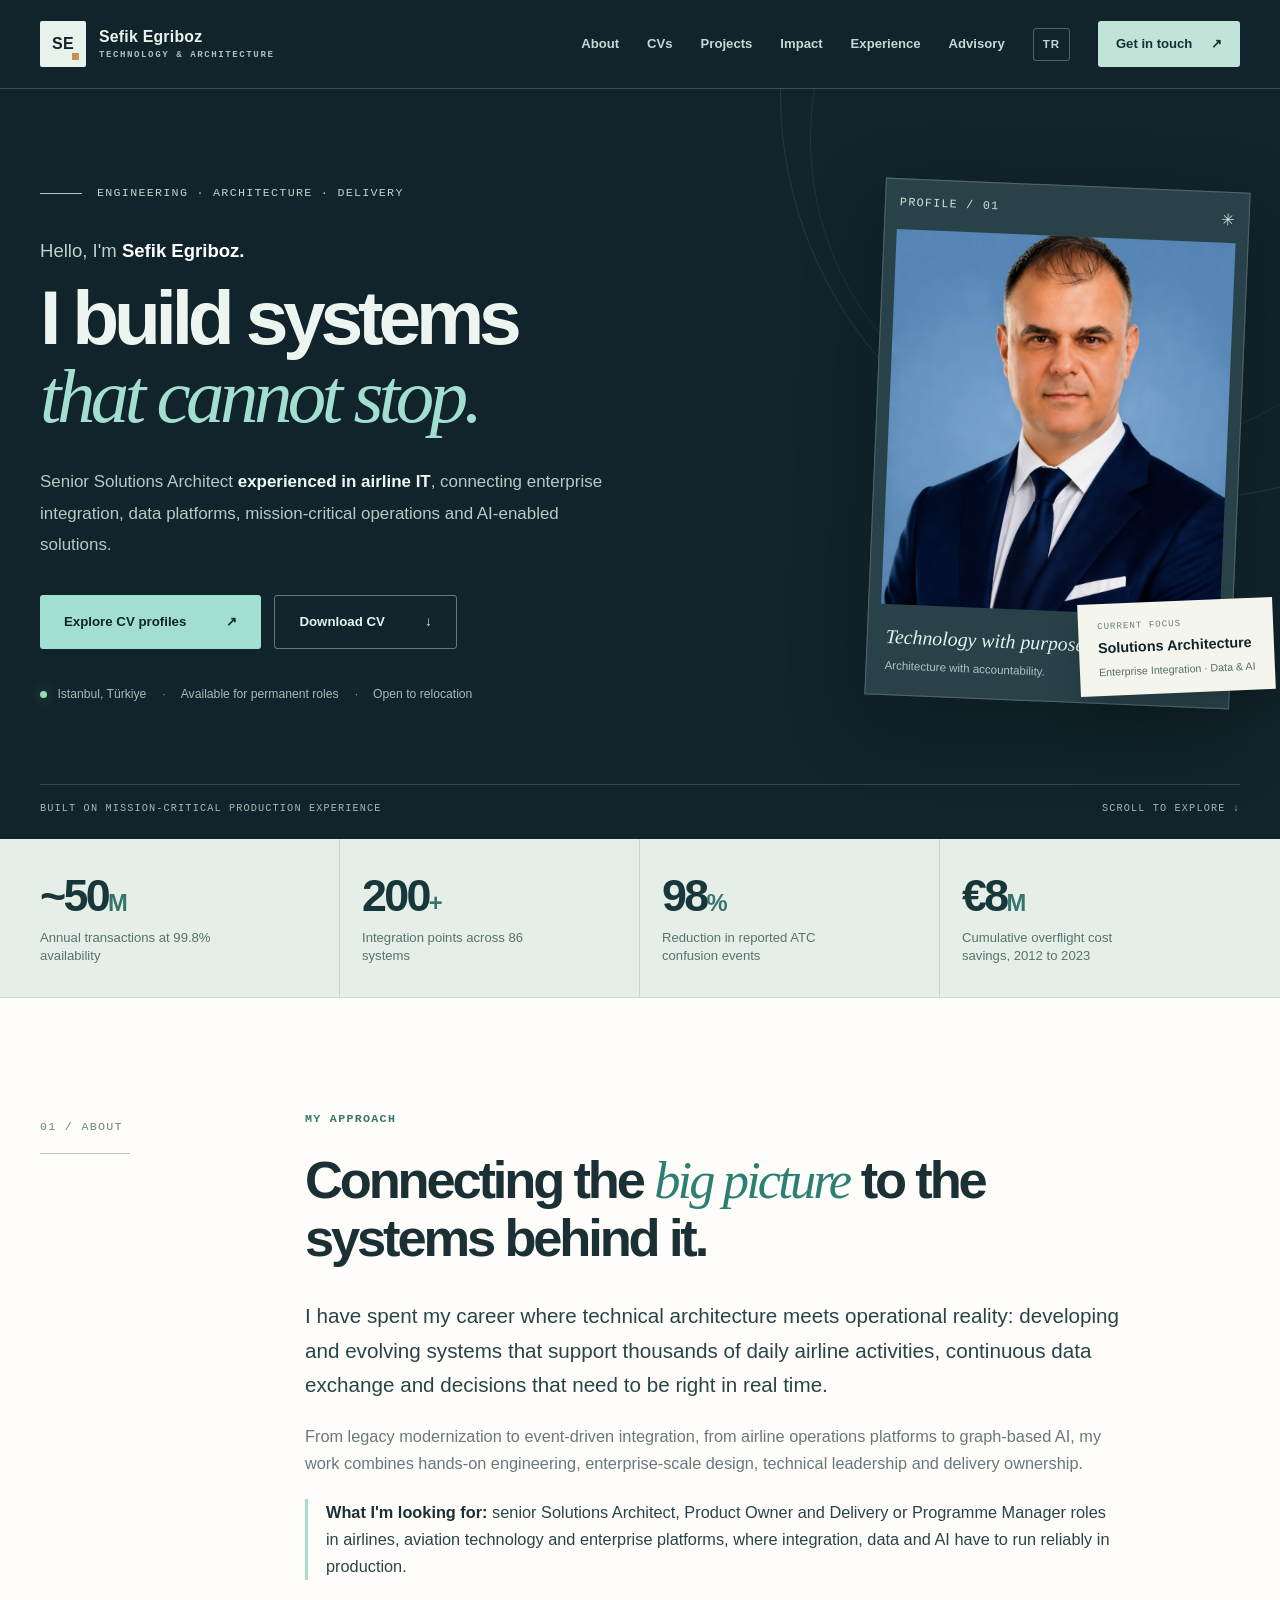
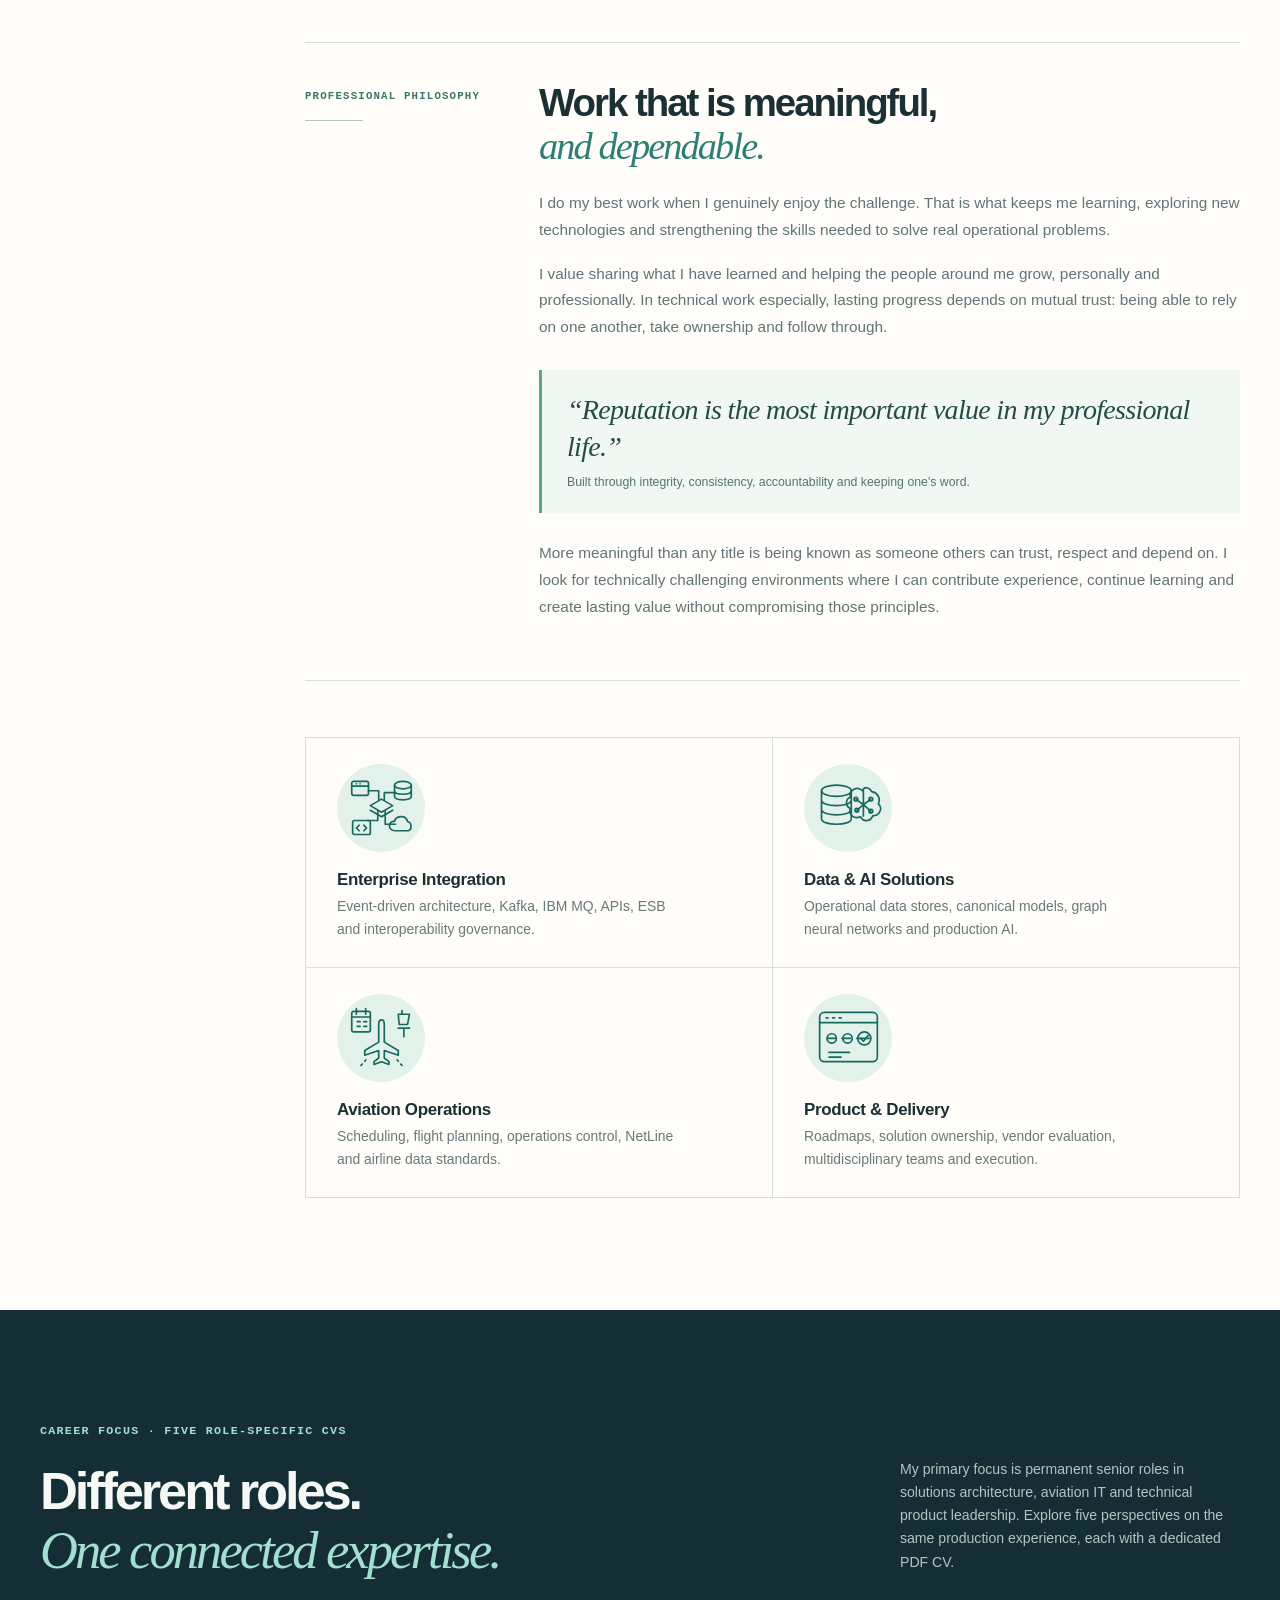
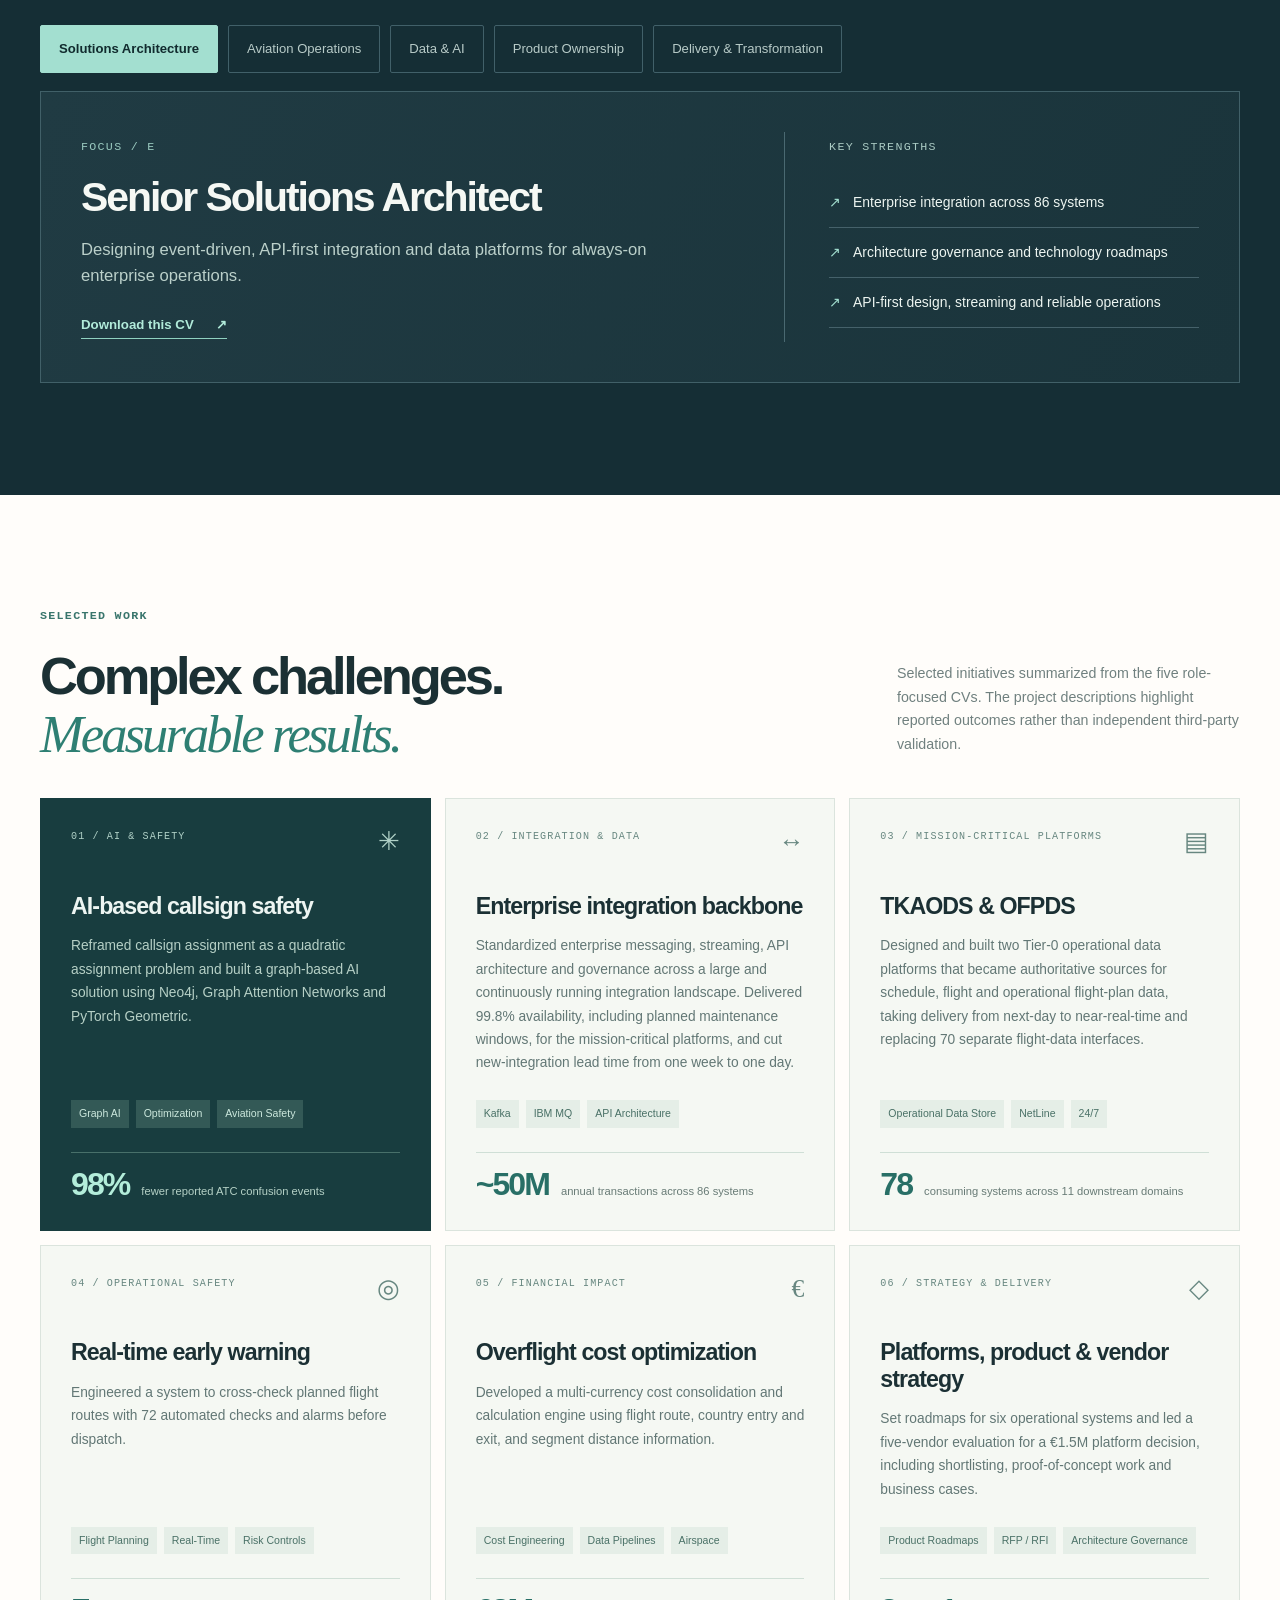
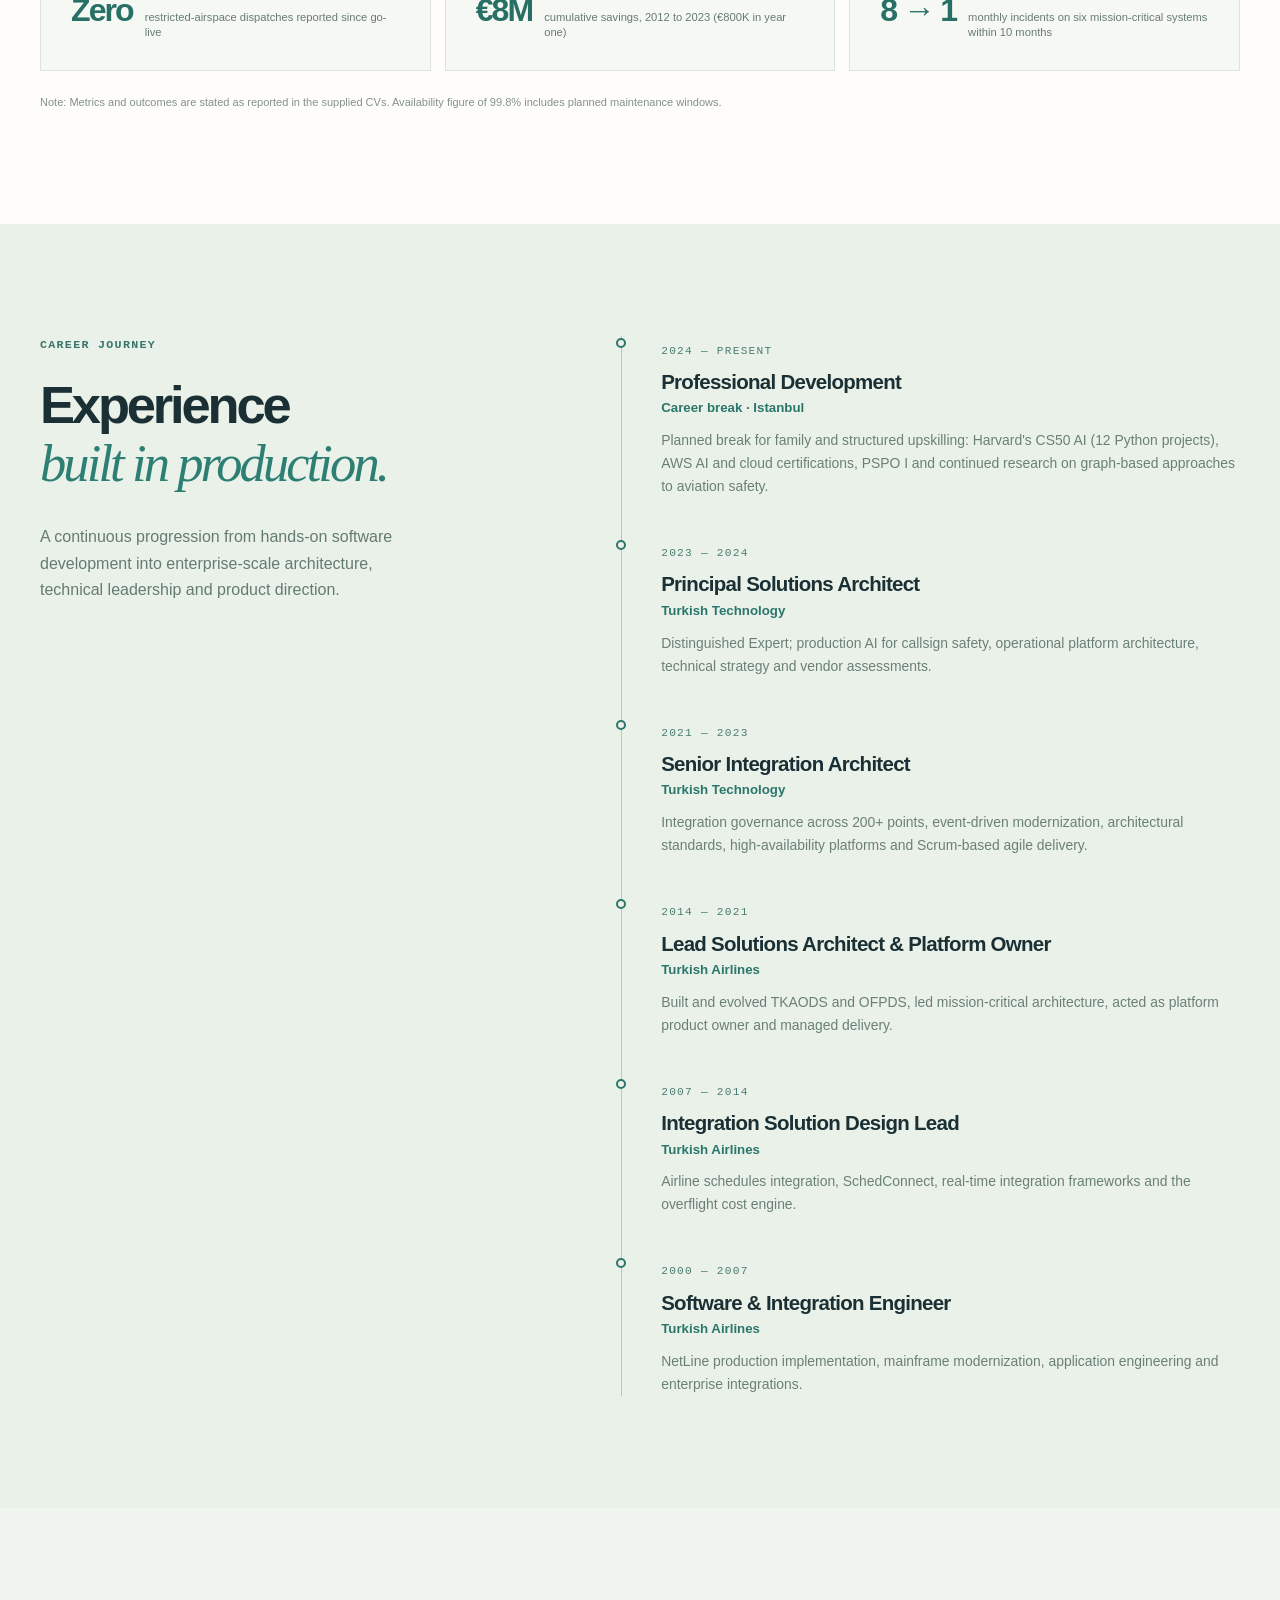
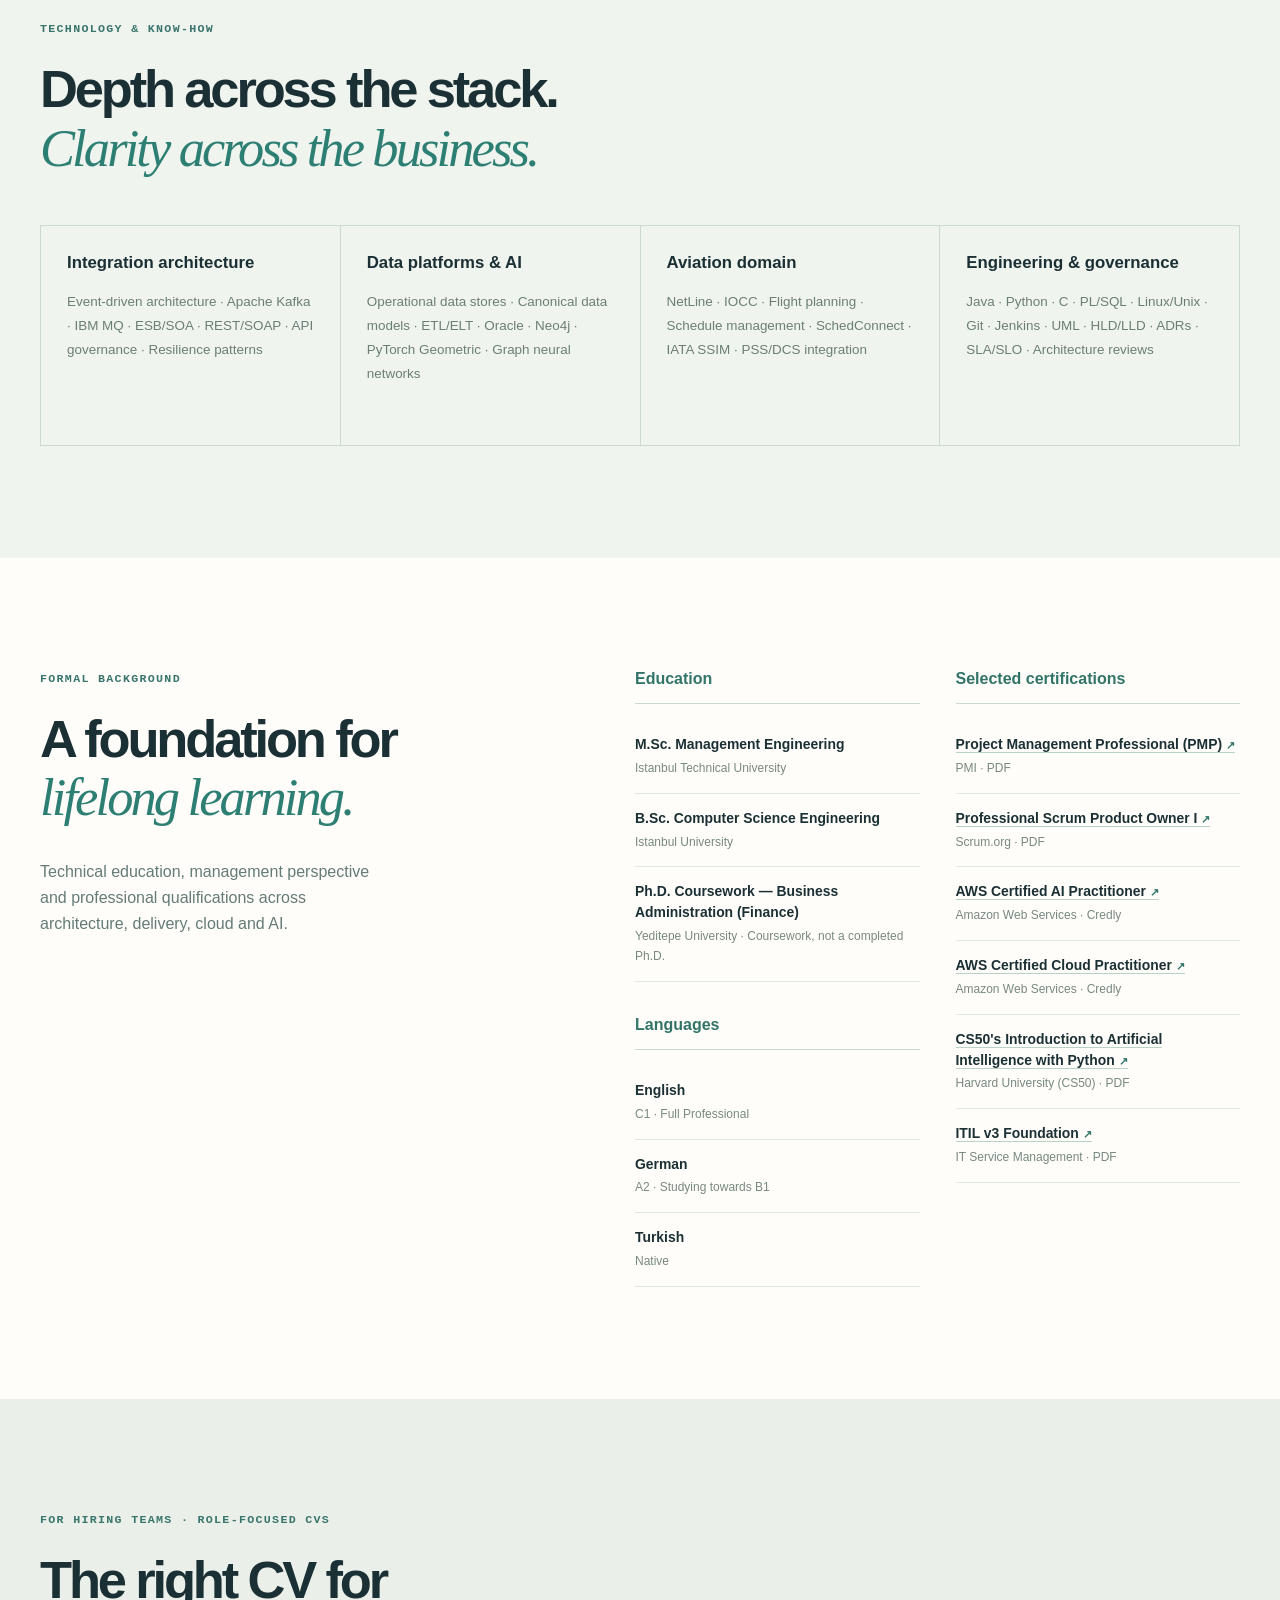
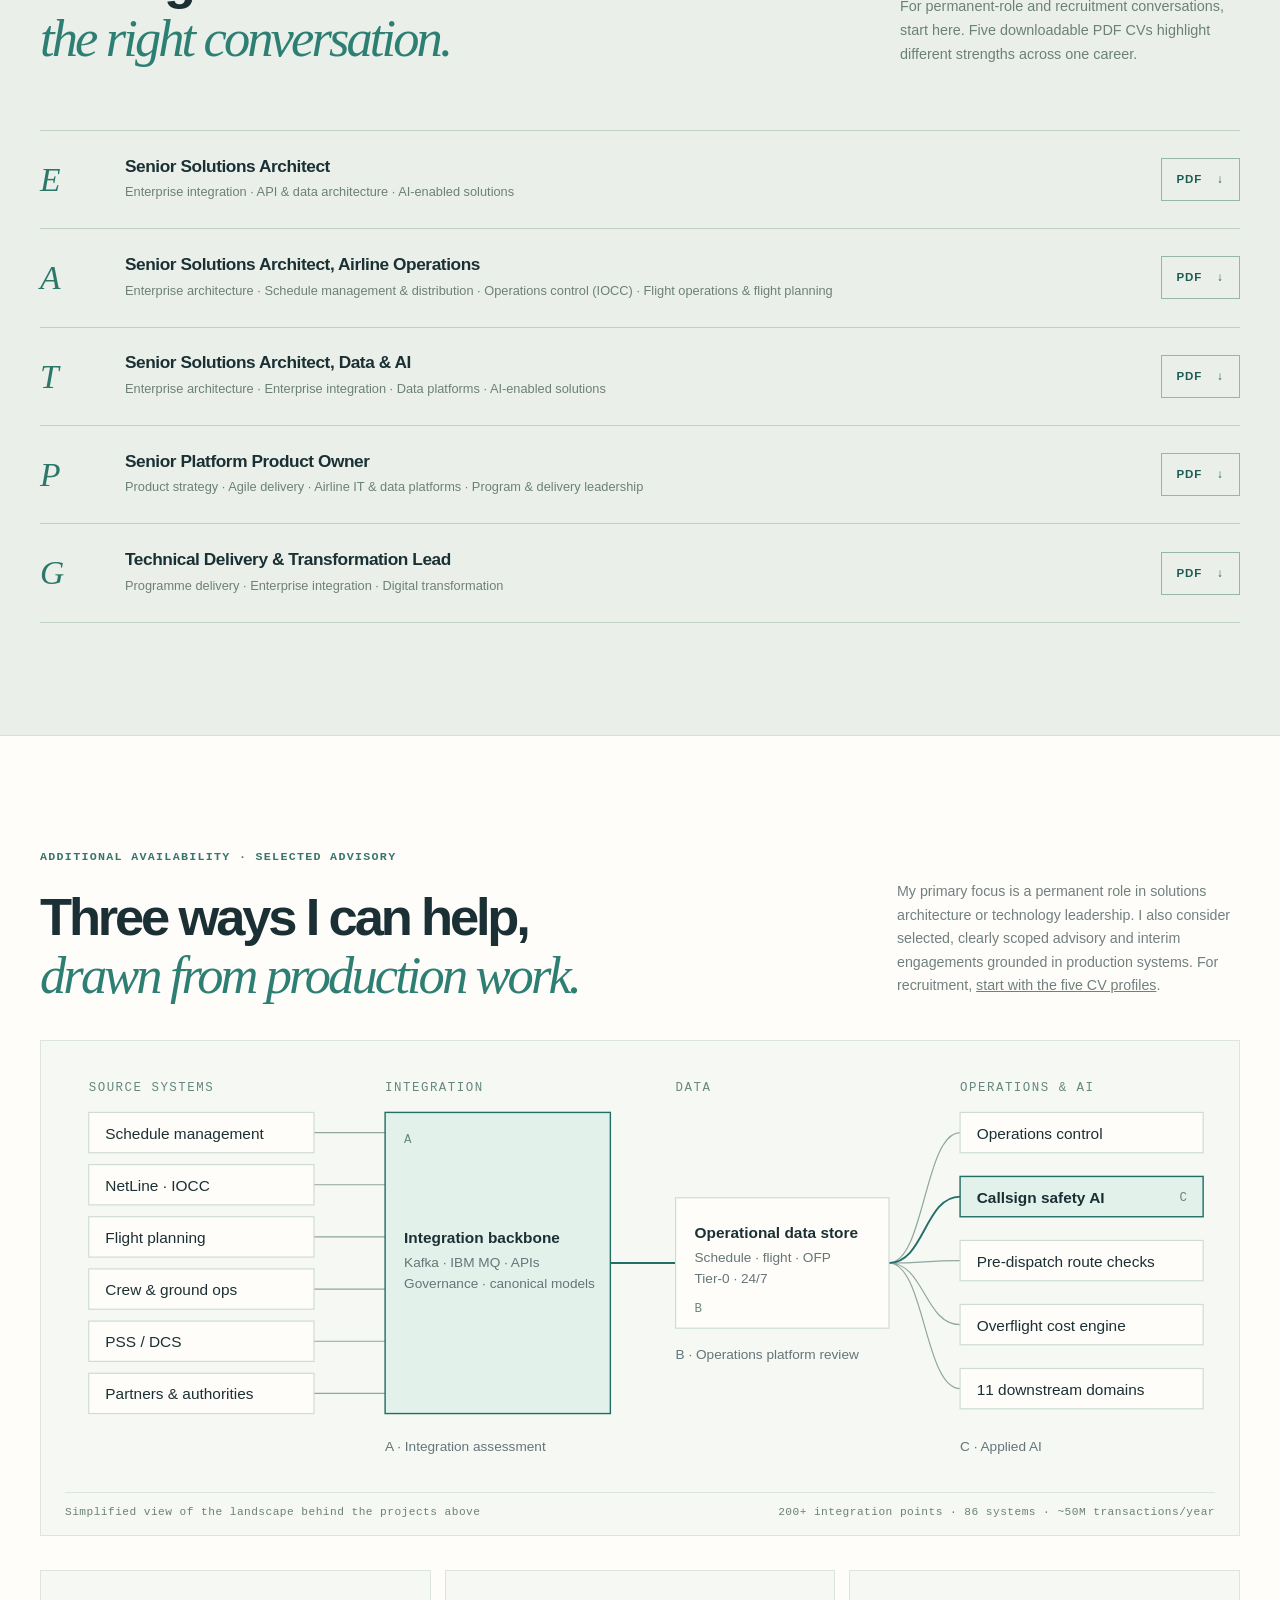
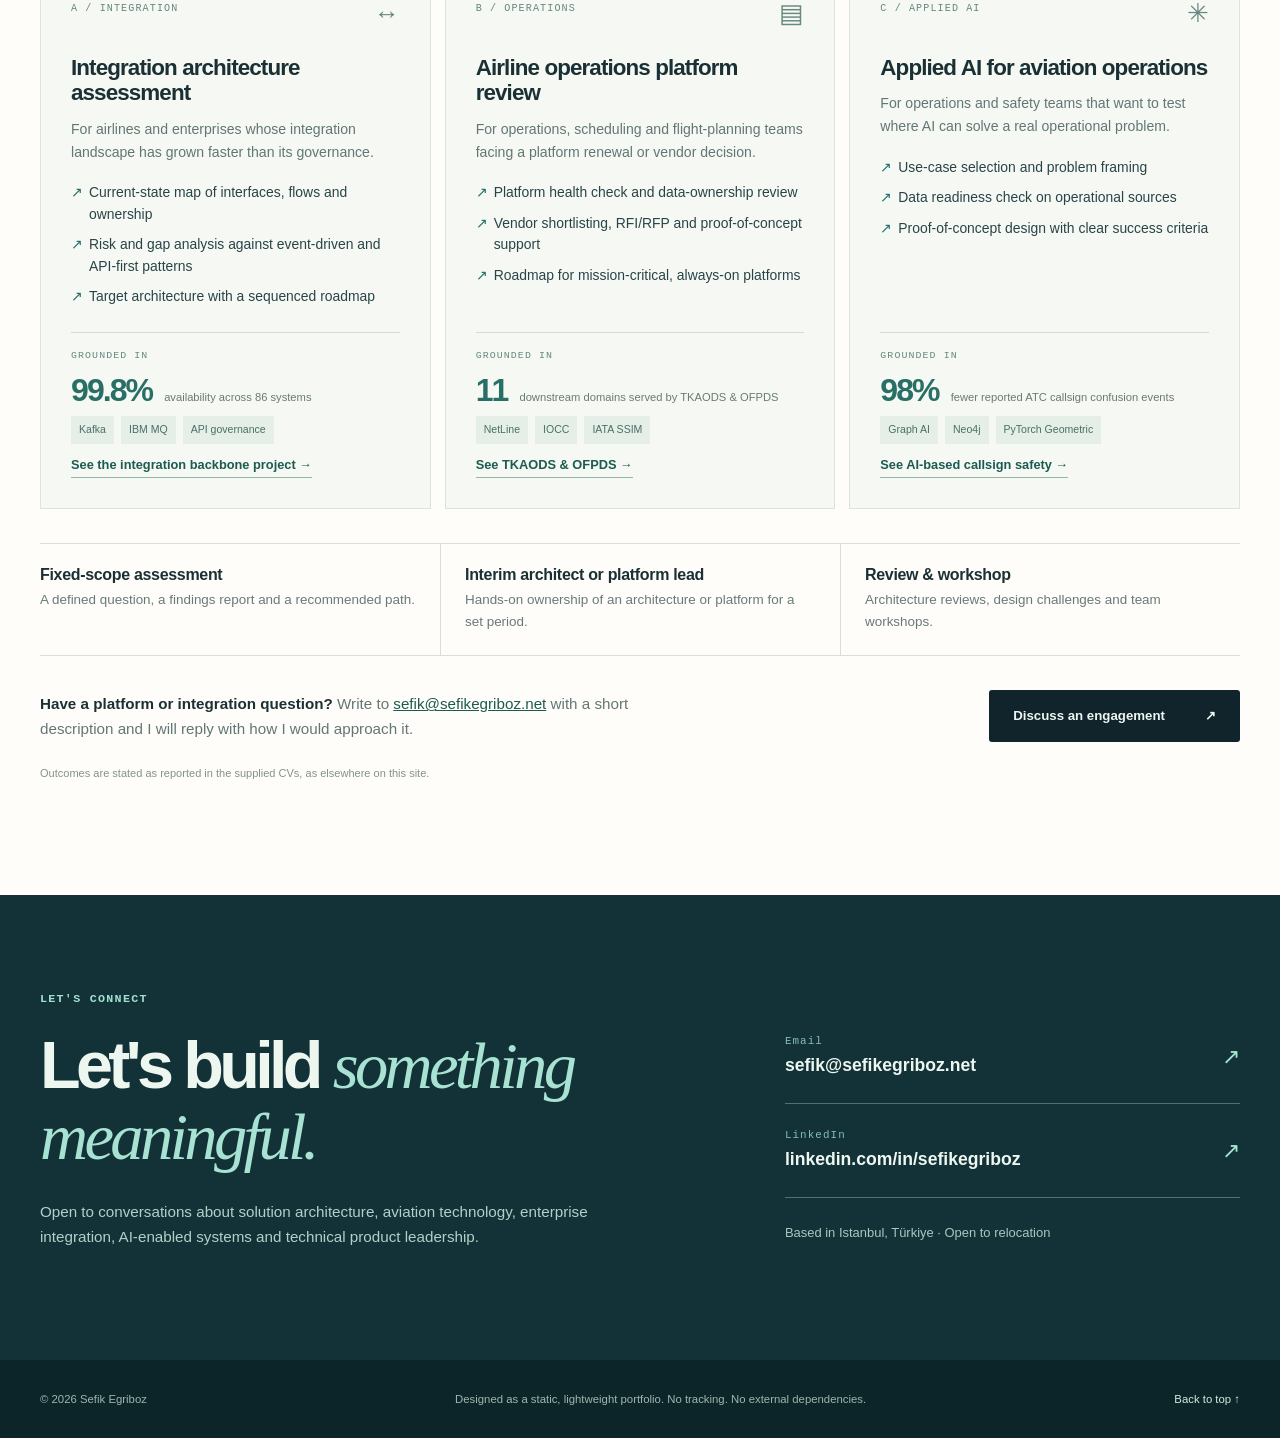
<file: index.html>
<!doctype html>
<html lang="en">
<head>
  <meta charset="utf-8">
  <meta name="viewport" content="width=device-width, initial-scale=1">
  <meta name="description" content="Sefik Egriboz — Senior Solutions Architect experienced in airline IT: enterprise integration, data architecture, AI-enabled safety systems and technical product delivery.">
  <meta name="theme-color" content="#11242b">
  <meta name="color-scheme" content="light">
  <meta property="og:type" content="website">
  <meta property="og:title" content="Sefik Egriboz | Senior Solutions Architect &amp; Aviation IT">
  <meta property="og:description" content="Explore five role-focused CVs, aviation IT and enterprise integration projects, and mission-critical technology experience.">
  <meta property="og:locale" content="en_US">
  <meta property="og:locale:alternate" content="tr_TR">
  <meta property="og:image" content="https://sefikegriboz.net/social-preview.png?v=20261111">
  <meta property="og:image:type" content="image/png">
  <meta property="og:image:width" content="1200">
  <meta property="og:image:height" content="630">
  <meta property="og:image:alt" content="Sefik Egriboz — Senior Solutions Architect, Aviation IT and Enterprise Integration">
  <meta name="twitter:card" content="summary_large_image">
  <meta name="twitter:image" content="https://sefikegriboz.net/social-preview.png?v=20261111">
  <title>Sefik Egriboz | Senior Solutions Architect & Aviation IT</title>
  <link rel="canonical" href="https://sefikegriboz.net/">
  <meta property="og:url" content="https://sefikegriboz.net/">
  <link rel="alternate" hreflang="en" href="https://sefikegriboz.net/">
  <link rel="alternate" hreflang="tr" href="https://sefikegriboz.net/tr/">
  <link rel="alternate" hreflang="x-default" href="https://sefikegriboz.net/">
  <link rel="icon" href="favicon.svg" type="image/svg+xml">
  <link rel="stylesheet" href="style.css?v=20261109-icons">
  <script src="script.js?v=20261111" defer></script>
</head>
<body>
  <a class="skip-link" href="#main">Skip to content</a>
  <header class="site-header" id="top">
    <div class="container header-inner">
      <a class="wordmark" href="#top" aria-label="Sefik Egriboz — home"><span class="wordmark-mark" aria-hidden="true">SE<span class="mark-square"></span></span><span>Sefik Egriboz<span class="wordmark-sub">TECHNOLOGY & ARCHITECTURE</span></span></a>
      <button class="nav-toggle" type="button" aria-expanded="false" aria-controls="site-nav" aria-label="Toggle navigation"><span></span><span></span><span></span></button>
      <nav class="site-nav" id="site-nav" aria-label="Main navigation">
        <a href="#about">About</a><a href="#cv">CVs</a><a href="#work">Projects</a><a href="#impact">Impact</a><a href="#experience">Experience</a><a href="#advisory">Advisory</a><a class="lang-link" href="tr/" hreflang="tr" lang="tr" aria-label="Türkçe sürüm">TR</a>
        <a class="nav-contact" href="#contact">Get in touch <span aria-hidden="true">↗</span></a>
      </nav>
    </div>
  </header>

  <main id="main">
    <section class="hero" aria-labelledby="hero-title">
      <div class="hero-arc hero-arc-1" aria-hidden="true"></div><div class="hero-arc hero-arc-2" aria-hidden="true"></div>
      <div class="container hero-grid">
        <div class="hero-content">
          <div class="eyebrow"><span class="eyebrow-line"></span><span>ENGINEERING · ARCHITECTURE · DELIVERY</span></div>
          <p class="hero-pretitle">Hello, I'm <strong>Sefik Egriboz.</strong></p>
          <h1 id="hero-title">I build systems <span class="hero-italic">that cannot stop.</span></h1>
          <p class="hero-lead">Senior Solutions Architect <strong>experienced in airline IT</strong>, connecting enterprise integration, data platforms, mission-critical operations and AI-enabled solutions.</p>
          <div class="hero-actions"><a class="btn btn-primary" href="#cv">Explore CV profiles <span aria-hidden="true">↗</span></a><a class="btn btn-outline" href="Sefik_Egriboz_E.pdf" download>Download CV <span aria-hidden="true">↓</span></a></div>
          <div class="hero-meta"><span><span class="meta-dot" aria-hidden="true"></span> Istanbul, Türkiye</span><span>Available for permanent roles</span><span>Open to relocation</span></div>
        </div>
        <div class="hero-visual">
          <div class="portrait-frame"><div class="portrait-topline"><span class="mono">PROFILE / 01</span><span aria-hidden="true">✳</span></div><img src="sefikEgriboz.jpg" alt="Portrait of Sefik Egriboz" width="224" height="316"><div class="portrait-footer"><strong>Technology with purpose.</strong><span>Architecture with accountability.</span></div></div>
          <div class="hero-note"><span class="mono">CURRENT FOCUS</span><strong>Solutions Architecture</strong><span>Enterprise Integration · Data & AI</span></div>
        </div>
      </div>
      <div class="container hero-bottom"><span class="mono">BUILT ON MISSION-CRITICAL PRODUCTION EXPERIENCE</span><span class="scrollhint">SCROLL TO EXPLORE <span aria-hidden="true">↓</span></span></div>
    </section>

    <section id="impact" class="impact-bar" aria-label="Selected professional outcomes">
      <div class="container impact-grid">
        <div class="impact-item"><strong>~50<span>M</span></strong><p>Annual transactions at 99.8% availability</p></div>
        <div class="impact-item"><strong>200<span>+</span></strong><p>Integration points across 86 systems</p></div>
        <div class="impact-item"><strong>98<span>%</span></strong><p>Reduction in reported ATC confusion events</p></div>
        <div class="impact-item"><strong>€8<span>M</span></strong><p>Cumulative overflight cost savings, 2012 to 2023</p></div>
      </div>
    </section>

    <section class="section section-light" id="about">
      <div class="container about-grid">
        <div class="section-side"><span class="section-number">01 / ABOUT</span><span class="side-rule"></span></div>
        <div>
          <div class="section-kicker">MY APPROACH</div>
          <h2 class="section-heading">Connecting the <em>big picture</em> to the systems behind it.</h2>
          <p class="intro-copy">I have spent my career where technical architecture meets operational reality: developing and evolving systems that support thousands of daily airline activities, continuous data exchange and decisions that need to be right in real time.</p>
          <p class="body-copy">From legacy modernization to event-driven integration, from airline operations platforms to graph-based AI, my work combines hands-on engineering, enterprise-scale design, technical leadership and delivery ownership.</p>
          <p class="body-copy looking-for"><strong>What I'm looking for:</strong> senior Solutions Architect, Product Owner and Delivery or Programme Manager roles in airlines, aviation technology and enterprise platforms, where integration, data and AI have to run reliably in production.</p>
          <div class="professional-philosophy" aria-labelledby="philosophy-title">
            <div class="philosophy-label"><span class="mono">PROFESSIONAL PHILOSOPHY</span><span class="side-rule" aria-hidden="true"></span></div>
            <div class="philosophy-copy">
              <h3 id="philosophy-title">Work that is meaningful,<br><em>and dependable.</em></h3>
              <p>I do my best work when I genuinely enjoy the challenge. That is what keeps me learning, exploring new technologies and strengthening the skills needed to solve real operational problems.</p>
              <p>I value sharing what I have learned and helping the people around me grow, personally and professionally. In technical work especially, lasting progress depends on mutual trust: being able to rely on one another, take ownership and follow through.</p>
              <blockquote><p>“Reputation is the most important value in my professional life.”</p><cite>Built through integrity, consistency, accountability and keeping one's word.</cite></blockquote>
              <p>More meaningful than any title is being known as someone others can trust, respect and depend on. I look for technically challenging environments where I can contribute experience, continue learning and create lasting value without compromising those principles.</p>
            </div>
          </div>
          <div class="discipline-grid">
            <article class="discipline"><span class="discipline-icon" aria-hidden="true"><svg viewBox="0 0 72 72" focusable="false" aria-hidden="true">
  <rect x="4" y="8" width="18" height="15" rx="2"/><path d="M4 13h18 M9 10.5h.01 M13 10.5h.01"/>
  <ellipse cx="59" cy="12" rx="9" ry="4"/><path d="M50 12v12c0 5 18 5 18 0V12 M50 18c0 5 18 5 18 0"/>
  <rect x="5" y="50" width="19" height="15" rx="2"/><path d="m12 55-3 3 3 3 m5-6 3 3-3 3"/>
  <path d="M51 61h13c5 0 5-9 0-10-2-8-13-6-14 0-7-1-8 10 1 10z"/>
  <path d="M22 18h11v9 M50 20H39v7 M21 50h11V39 M51 54H40V40"/>
  <path d="m36 27-12 7 12 7 12-7-12-7z M24 39l12 7 12-7"/>
</svg></span><h3>Enterprise Integration</h3><p>Event-driven architecture, Kafka, IBM MQ, APIs, ESB and interoperability governance.</p></article>
            <article class="discipline"><span class="discipline-icon" aria-hidden="true"><svg viewBox="0 0 72 72" focusable="false" aria-hidden="true">
  <ellipse cx="23" cy="18" rx="16" ry="6"/><path d="M7 18v30c0 8 32 8 32 0V18 M7 28c0 8 32 8 32 0 M7 38c0 8 32 8 32 0"/>
  <path d="M51 18c-6-6-15 0-13 7-6 2-5 10 0 12-2 7 4 12 11 9 3 6 11 5 13-1 8 0 11-9 6-13 3-6-1-12-7-13-3-5-8-6-10-1z"/>
  <path d="M52 18v27 M44 27l8 6 8-6 M45 39l7-6 8 7"/><circle cx="44" cy="27" r="2"/><circle cx="60" cy="27" r="2"/><circle cx="45" cy="39" r="2"/><circle cx="60" cy="40" r="2"/>
</svg></span><h3>Data & AI Solutions</h3><p>Operational data stores, canonical models, graph neural networks and production AI.</p></article>
            <article class="discipline"><span class="discipline-icon" aria-hidden="true"><svg viewBox="0 0 72 72" focusable="false" aria-hidden="true">
  <rect x="4" y="8" width="20" height="22" rx="2"/><path d="M4 14h20 M9 5v6 M19 5v6 M10 19h3 M17 19h3 M10 24h3 M17 24h3"/>
  <path d="M54 11h12l-2 11h-9z M58 11V7 M54 26h12 M60 26v9"/>
  <path d="M36 17c-2 0-3 2-3 5v19l-15 9v5l15-5v8l-5 4v3l8-3 8 3v-3l-5-4v-8l15 5v-5l-15-9V22c0-3-1-5-3-5z"/>
  <path d="M14 66l7-8 M58 66l-7-8" stroke-dasharray="2 4"/>
</svg></span><h3>Aviation Operations</h3><p>Scheduling, flight planning, operations control, NetLine and airline data standards.</p></article>
            <article class="discipline"><span class="discipline-icon" aria-hidden="true"><svg viewBox="0 0 72 72" focusable="false" aria-hidden="true">
  <rect x="5" y="9" width="62" height="53" rx="5"/><path d="M5 20h62 M12 15h2 M19 15h2 M26 15h2"/>
  <path d="M13 37h9 M29 37h9 M45 37h13" />
  <circle cx="18" cy="37" r="5"/><circle cx="35" cy="37" r="5"/><circle cx="53" cy="37" r="7"/>
  <path d="m49 37 3 3 5-6 M15 52h22 M15 57h13"/>
</svg></span><h3>Product & Delivery</h3><p>Roadmaps, solution ownership, vendor evaluation, multidisciplinary teams and execution.</p></article>
          </div>
        </div>
      </div>
    </section>

    <section class="section section-dark focus-section" id="focus">
      <div class="container">
        <div class="focus-heading"><div><div class="section-kicker kicker-light">CAREER FOCUS · FIVE ROLE-SPECIFIC CVS</div><h2 class="section-heading light-heading">Different roles.<br><em>One connected expertise.</em></h2></div><p>My primary focus is permanent senior roles in solutions architecture, aviation IT and technical product leadership. Explore five perspectives on the same production experience, each with a dedicated PDF CV.</p></div>
        <div class="focus-tabs" role="group" aria-label="Select a professional focus">
          <button type="button" class="focus-tab active" data-focus="E" aria-pressed="true">Solutions Architecture</button>
          <button type="button" class="focus-tab" data-focus="A" aria-pressed="false">Aviation Operations</button>
          <button type="button" class="focus-tab" data-focus="T" aria-pressed="false">Data & AI</button>
          <button type="button" class="focus-tab" data-focus="P" aria-pressed="false">Product Ownership</button>
          <button type="button" class="focus-tab" data-focus="G" aria-pressed="false">Delivery &amp; Transformation</button>
        </div>
        <div class="focus-panel" id="focus-panel" aria-live="polite">
          <div><span class="mono focus-label" id="focus-label">FOCUS / E</span><h3 id="focus-title">Senior Solutions Architect</h3><p id="focus-description">Designing event-driven, API-first integration and data platforms for always-on enterprise operations.</p><a id="focus-download" class="text-link" href="Sefik_Egriboz_E.pdf" download>Download this CV <span aria-hidden="true">↗</span></a></div>
          <div class="focus-points"><span class="mono">KEY STRENGTHS</span><ul id="focus-list"><li>Enterprise integration across 86 systems</li><li>Architecture governance and technology roadmaps</li><li>API-first design, streaming and reliable operations</li></ul></div>
        </div>
      </div>
    </section>

    <section class="section section-light" id="work">
      <div class="container">
        <div class="section-splithead"><div><div class="section-kicker">SELECTED WORK</div><h2 class="section-heading">Complex challenges.<br><em>Measurable results.</em></h2></div><p>Selected initiatives summarized from the five role-focused CVs. The project descriptions highlight reported outcomes rather than independent third-party validation.</p></div>
        <div class="project-grid">
          <article class="project-card project-featured" id="project-callsign"><div class="project-top"><span>01 / AI & SAFETY</span><span class="project-icon" aria-hidden="true">✳</span></div><h3>AI-based callsign safety</h3><p>Reframed callsign assignment as a quadratic assignment problem and built a graph-based AI solution using Neo4j, Graph Attention Networks and PyTorch Geometric.</p><div class="project-tags"><span>Graph AI</span><span>Optimization</span><span>Aviation Safety</span></div><div class="project-result"><strong>98%</strong><span>fewer reported ATC confusion events</span></div></article>
          <article class="project-card" id="project-integration"><div class="project-top"><span>02 / INTEGRATION & DATA</span><span class="project-icon" aria-hidden="true">↔</span></div><h3>Enterprise integration backbone</h3><p>Standardized enterprise messaging, streaming, API architecture and governance across a large and continuously running integration landscape. Delivered 99.8% availability, including planned maintenance windows, for the mission-critical platforms, and cut new-integration lead time from one week to one day.</p><div class="project-tags"><span>Kafka</span><span>IBM MQ</span><span>API Architecture</span></div><div class="project-result"><strong>~50M</strong><span>annual transactions across 86 systems</span></div></article>
          <article class="project-card" id="project-ods"><div class="project-top"><span>03 / MISSION-CRITICAL PLATFORMS</span><span class="project-icon" aria-hidden="true">▤</span></div><h3>TKAODS & OFPDS</h3><p>Designed and built two Tier-0 operational data platforms that became authoritative sources for schedule, flight and operational flight-plan data, taking delivery from next-day to near-real-time and replacing 70 separate flight-data interfaces.</p><div class="project-tags"><span>Operational Data Store</span><span>NetLine</span><span>24/7</span></div><div class="project-result"><strong>78</strong><span>consuming systems across 11 downstream domains</span></div></article>
          <article class="project-card"><div class="project-top"><span>04 / OPERATIONAL SAFETY</span><span class="project-icon" aria-hidden="true">◎</span></div><h3>Real-time early warning</h3><p>Engineered a system to cross-check planned flight routes with 72 automated checks and alarms before dispatch.</p><div class="project-tags"><span>Flight Planning</span><span>Real-Time</span><span>Risk Controls</span></div><div class="project-result"><strong>Zero</strong><span>restricted-airspace dispatches reported since go-live</span></div></article>
          <article class="project-card"><div class="project-top"><span>05 / FINANCIAL IMPACT</span><span class="project-icon" aria-hidden="true">€</span></div><h3>Overflight cost optimization</h3><p>Developed a multi-currency cost consolidation and calculation engine using flight route, country entry and exit, and segment distance information.</p><div class="project-tags"><span>Cost Engineering</span><span>Data Pipelines</span><span>Airspace</span></div><div class="project-result"><strong>€8M</strong><span>cumulative savings, 2012 to 2023 (€800K in year one)</span></div></article>
          <article class="project-card"><div class="project-top"><span>06 / STRATEGY & DELIVERY</span><span class="project-icon" aria-hidden="true">◇</span></div><h3>Platforms, product & vendor strategy</h3><p>Set roadmaps for six operational systems and led a five-vendor evaluation for a €1.5M platform decision, including shortlisting, proof-of-concept work and business cases.</p><div class="project-tags"><span>Product Roadmaps</span><span>RFP / RFI</span><span>Architecture Governance</span></div><div class="project-result"><strong>8 → 1</strong><span>monthly incidents on six mission-critical systems within 10 months</span></div></article>
        </div>
        <p class="metric-note">Note: Metrics and outcomes are stated as reported in the supplied CVs. Availability figure of 99.8% includes planned maintenance windows.</p>
      </div>
    </section>

    <section class="section experience-section" id="experience">
      <div class="container experience-layout">
        <div><div class="section-kicker">CAREER JOURNEY</div><h2 class="section-heading">Experience<br><em>built in production.</em></h2><p class="experience-intro">A continuous progression from hands-on software development into enterprise-scale architecture, technical leadership and product direction.</p></div>
        <div class="timeline">
          <article class="timeline-item"><span class="timeline-date">2024 — PRESENT</span><h3>Professional Development</h3><p class="timeline-org">Career break · Istanbul</p><p>Planned break for family and structured upskilling: Harvard's CS50 AI (12 Python projects), AWS AI and cloud certifications, PSPO I and continued research on graph-based approaches to aviation safety.</p></article>
          <article class="timeline-item"><span class="timeline-date">2023 — 2024</span><h3>Principal Solutions Architect</h3><p class="timeline-org">Turkish Technology</p><p>Distinguished Expert; production AI for callsign safety, operational platform architecture, technical strategy and vendor assessments.</p></article>
          <article class="timeline-item"><span class="timeline-date">2021 — 2023</span><h3>Senior Integration Architect</h3><p class="timeline-org">Turkish Technology</p><p>Integration governance across 200+ points, event-driven modernization, architectural standards, high-availability platforms and Scrum-based agile delivery.</p></article>
          <article class="timeline-item"><span class="timeline-date">2014 — 2021</span><h3>Lead Solutions Architect & Platform Owner</h3><p class="timeline-org">Turkish Airlines</p><p>Built and evolved TKAODS and OFPDS, led mission-critical architecture, acted as platform product owner and managed delivery.</p></article>
          <article class="timeline-item"><span class="timeline-date">2007 — 2014</span><h3>Integration Solution Design Lead</h3><p class="timeline-org">Turkish Airlines</p><p>Airline schedules integration, SchedConnect, real-time integration frameworks and the overflight cost engine.</p></article>
          <article class="timeline-item"><span class="timeline-date">2000 — 2007</span><h3>Software & Integration Engineer</h3><p class="timeline-org">Turkish Airlines</p><p>NetLine production implementation, mainframe modernization, application engineering and enterprise integrations.</p></article>
        </div>
      </div>
    </section>

    <section class="section skills-section" id="expertise"><div class="container"><div class="section-kicker">TECHNOLOGY & KNOW-HOW</div><h2 class="section-heading">Depth across the stack.<br><em>Clarity across the business.</em></h2><div class="skill-grid">
      <div class="skill-block"><h3>Integration architecture</h3><p>Event-driven architecture · Apache Kafka · IBM MQ · ESB/SOA · REST/SOAP · API governance · Resilience patterns</p></div>
      <div class="skill-block"><h3>Data platforms & AI</h3><p>Operational data stores · Canonical data models · ETL/ELT · Oracle · Neo4j · PyTorch Geometric · Graph neural networks</p></div>
      <div class="skill-block"><h3>Aviation domain</h3><p>NetLine · IOCC · Flight planning · Schedule management · SchedConnect · IATA SSIM · PSS/DCS integration</p></div>
      <div class="skill-block"><h3>Engineering & governance</h3><p>Java · Python · C · PL/SQL · Linux/Unix · Git · Jenkins · UML · HLD/LLD · ADRs · SLA/SLO · Architecture reviews</p></div>
    </div></div></section>

    <section class="section section-light credentials-section" id="credentials"><div class="container credential-grid"><div><div class="section-kicker">FORMAL BACKGROUND</div><h2 class="section-heading">A foundation for<br><em>lifelong learning.</em></h2><p>Technical education, management perspective and professional qualifications across architecture, delivery, cloud and AI.</p></div><div class="credential-columns"><div><h3>Education</h3><div class="credential-entry"><strong>M.Sc. Management Engineering</strong><span>Istanbul Technical University</span></div><div class="credential-entry"><strong>B.Sc. Computer Science Engineering</strong><span>Istanbul University</span></div><div class="credential-entry"><strong>Ph.D. Coursework — Business Administration (Finance)</strong><span>Yeditepe University · Coursework, not a completed Ph.D.</span></div><h3 class="credential-subhead">Languages</h3><div class="credential-entry"><strong>English</strong><span>C1 · Full Professional</span></div><div class="credential-entry"><strong>German</strong><span>A2 · Studying towards B1</span></div><div class="credential-entry"><strong>Turkish</strong><span>Native</span></div></div><div><h3>Selected certifications</h3><div class="credential-entry"><strong><a class="credential-link" href="certificates/Sefik_Egriboz_PMP.pdf" target="_blank" rel="noopener" aria-label="Project Management Professional (PMP) certificate, PDF, opens in a new tab">Project Management Professional (PMP)&nbsp;<span class="credential-arrow" aria-hidden="true">↗</span></a></strong><span>PMI · PDF</span></div><div class="credential-entry"><strong><a class="credential-link" href="certificates/Sefik_Egriboz_PSPO_I.pdf" target="_blank" rel="noopener" aria-label="Professional Scrum Product Owner I certificate, PDF, opens in a new tab">Professional Scrum Product Owner I&nbsp;<span class="credential-arrow" aria-hidden="true">↗</span></a></strong><span>Scrum.org · PDF</span></div><div class="credential-entry"><strong><a class="credential-link" href="https://www.credly.com/badges/edf38120-2a36-4c42-8e64-8721676bbc11/public_url" target="_blank" rel="noopener" aria-label="AWS Certified AI Practitioner, verify on Credly, opens in a new tab">AWS Certified AI Practitioner&nbsp;<span class="credential-arrow" aria-hidden="true">↗</span></a></strong><span>Amazon Web Services · Credly</span></div><div class="credential-entry"><strong><a class="credential-link" href="https://www.credly.com/badges/56a1d5a8-90d3-4fad-a31d-5dba630f3f34/public_url" target="_blank" rel="noopener" aria-label="AWS Certified Cloud Practitioner, verify on Credly, opens in a new tab">AWS Certified Cloud Practitioner&nbsp;<span class="credential-arrow" aria-hidden="true">↗</span></a></strong><span>Amazon Web Services · Credly</span></div><div class="credential-entry"><strong><a class="credential-link" href="certificates/Sefik_Egriboz_CS50_AI.pdf" target="_blank" rel="noopener" aria-label="CS50's Introduction to Artificial Intelligence with Python certificate, PDF, opens in a new tab">CS50's Introduction to Artificial Intelligence with Python&nbsp;<span class="credential-arrow" aria-hidden="true">↗</span></a></strong><span>Harvard University (CS50) · PDF</span></div><div class="credential-entry"><strong><a class="credential-link" href="certificates/Sefik_Egriboz_ITIL_Foundation.pdf" target="_blank" rel="noopener" aria-label="ITIL v3 Foundation certificate, PDF, opens in a new tab">ITIL v3 Foundation&nbsp;<span class="credential-arrow" aria-hidden="true">↗</span></a></strong><span>IT Service Management · PDF</span></div></div></div></div></section>

    <section class="section cv-section" id="cv"><div class="container"><div class="cv-header"><div><div class="section-kicker">FOR HIRING TEAMS · ROLE-FOCUSED CVS</div><h2 class="section-heading">The right CV for<br><em>the right conversation.</em></h2></div><p>For permanent-role and recruitment conversations, start here. Five downloadable PDF CVs highlight different strengths across one career.</p></div><div class="cv-list">
      <article class="cv-row"><div class="cv-code">E</div><div><h3>Senior Solutions Architect</h3><p>Enterprise integration · API &amp; data architecture · AI-enabled solutions</p></div><a href="Sefik_Egriboz_E.pdf" download class="cv-download" aria-label="Download Senior Solutions Architect CV, PDF">PDF <span aria-hidden="true">↓</span></a></article>
      <article class="cv-row"><div class="cv-code">A</div><div><h3>Senior Solutions Architect, Airline Operations</h3><p>Enterprise architecture · Schedule management &amp; distribution · Operations control (IOCC) · Flight operations &amp; flight planning</p></div><a href="Sefik_Egriboz_A.pdf" download class="cv-download" aria-label="Download Airline Operations CV, PDF">PDF <span aria-hidden="true">↓</span></a></article>
      <article class="cv-row"><div class="cv-code">T</div><div><h3>Senior Solutions Architect, Data &amp; AI</h3><p>Enterprise architecture · Enterprise integration · Data platforms · AI-enabled solutions</p></div><a href="Sefik_Egriboz_T.pdf" download class="cv-download" aria-label="Download Data and AI CV, PDF">PDF <span aria-hidden="true">↓</span></a></article>
      <article class="cv-row"><div class="cv-code">P</div><div><h3>Senior Platform Product Owner</h3><p>Product strategy · Agile delivery · Airline IT &amp; data platforms · Program &amp; delivery leadership</p></div><a href="Sefik_Egriboz_P.pdf" download class="cv-download" aria-label="Download Product Owner CV, PDF">PDF <span aria-hidden="true">↓</span></a></article>
      <article class="cv-row"><div class="cv-code">G</div><div><h3>Technical Delivery &amp; Transformation Lead</h3><p>Programme delivery · Enterprise integration · Digital transformation</p></div><a href="Sefik_Egriboz_G.pdf" download class="cv-download" aria-label="Download Technical Delivery and Transformation CV, PDF">PDF <span aria-hidden="true">↓</span></a></article>
    </div></div></section>

    <section class="section section-light advisory-section" id="advisory" aria-labelledby="advisory-title">
      <div class="container">
        <div class="section-splithead"><div><div class="section-kicker">ADDITIONAL AVAILABILITY · SELECTED ADVISORY</div><h2 class="section-heading" id="advisory-title">Three ways I can help,<br><em>drawn from production work.</em></h2></div><p>My primary focus is a permanent role in solutions architecture or technology leadership. I also consider selected, clearly scoped advisory and interim engagements grounded in production systems. For recruitment, <a href="#cv">start with the five CV profiles</a>.</p></div>
        <figure class="advisory-figure">
          <p class="advisory-hint mono">Swipe to see the full diagram →</p>
          <div class="advisory-scroll">
            <svg viewBox="0 0 970 350" role="img" aria-labelledby="adv-dg-t adv-dg-d">
              <title id="adv-dg-t">Where the three engagements apply in an airline operations landscape</title>
              <desc id="adv-dg-d">Operational source systems feed an integration backbone, which feeds an operational data store, which serves operations control, safety AI, route checks, the overflight cost engine and downstream domains.</desc>
              <text class="lbl" x="20" y="22">SOURCE SYSTEMS</text><text class="lbl" x="270" y="22">INTEGRATION</text><text class="lbl" x="515" y="22">DATA</text><text class="lbl" x="755" y="22">OPERATIONS &amp; AI</text>
              <path class="wire" d="M210 57 H270M210 101 H270M210 145 H270M210 189 H270M210 233 H270M210 277 H270"/>
              <path class="wire-hot" d="M460 167 H515"/>
              <path class="wire" d="M695 167 C725 167 725 57 755 57M695 167 C725 167 725 165 755 165M695 167 C725 167 725 219 755 219M695 167 C725 167 725 273 755 273"/>
              <path class="wire-hot" d="M695 167 C725 167 725 111 755 111"/>
              <rect class="box" x="20" y="40" width="190" height="34"/><text x="34" y="62">Schedule management</text>
              <rect class="box" x="20" y="84" width="190" height="34"/><text x="34" y="106">NetLine · IOCC</text>
              <rect class="box" x="20" y="128" width="190" height="34"/><text x="34" y="150">Flight planning</text>
              <rect class="box" x="20" y="172" width="190" height="34"/><text x="34" y="194">Crew &amp; ground ops</text>
              <rect class="box" x="20" y="216" width="190" height="34"/><text x="34" y="238">PSS / DCS</text>
              <rect class="box" x="20" y="260" width="190" height="34"/><text x="34" y="282">Partners &amp; authorities</text>
              <rect class="spine" x="270" y="40" width="190" height="254"/>
              <text class="lbl" x="286" y="66">A</text>
              <text class="strong" x="286" y="150">Integration backbone</text><text class="sub" x="286" y="170">Kafka · IBM MQ · APIs</text><text class="sub" x="286" y="188">Governance · canonical models</text>
              <rect class="box" x="515" y="112" width="180" height="110"/>
              <text class="strong" x="531" y="146">Operational data store</text><text class="sub" x="531" y="166">Schedule · flight · OFP</text><text class="sub" x="531" y="184">Tier-0 · 24/7</text>
              <text class="lbl" x="531" y="208">B</text>
              <rect class="box" x="755" y="40" width="205" height="34"/><text x="769" y="62">Operations control</text>
              <rect class="box-hot" x="755" y="94" width="205" height="34"/><text class="strong" x="769" y="116">Callsign safety AI</text><text class="lbl" x="940" y="115">C</text>
              <rect class="box" x="755" y="148" width="205" height="34"/><text x="769" y="170">Pre-dispatch route checks</text>
              <rect class="box" x="755" y="202" width="205" height="34"/><text x="769" y="224">Overflight cost engine</text>
              <rect class="box" x="755" y="256" width="205" height="34"/><text x="769" y="278">11 downstream domains</text>
              <text class="sub" x="270" y="326">A · Integration assessment</text><text class="sub" x="515" y="248">B · Operations platform review</text><text class="sub" x="755" y="326">C · Applied AI</text>
            </svg>
          </div>
          <figcaption><span>Simplified view of the landscape behind the projects above</span><span>200+ integration points · 86 systems · ~50M transactions/year</span></figcaption>
        </figure>
        <div class="advisory-grid">
          <article class="advisory-card">
            <div class="project-top"><span>A / INTEGRATION</span><span class="project-icon" aria-hidden="true">↔</span></div>
            <h3>Integration architecture assessment</h3>
            <p class="advisory-for">For airlines and enterprises whose integration landscape has grown faster than its governance.</p>
            <ul class="advisory-list"><li>Current-state map of interfaces, flows and ownership</li><li>Risk and gap analysis against event-driven and API-first patterns</li><li>Target architecture with a sequenced roadmap</li></ul>
            <div class="advisory-proof"><span class="mono">GROUNDED IN</span><div class="project-result"><strong>99.8%</strong><span>availability across 86 systems</span></div><div class="project-tags"><span>Kafka</span><span>IBM MQ</span><span>API governance</span></div><a class="advisory-link" href="#project-integration">See the integration backbone project <span aria-hidden="true">→</span></a></div>
          </article>
          <article class="advisory-card">
            <div class="project-top"><span>B / OPERATIONS</span><span class="project-icon" aria-hidden="true">▤</span></div>
            <h3>Airline operations platform review</h3>
            <p class="advisory-for">For operations, scheduling and flight-planning teams facing a platform renewal or vendor decision.</p>
            <ul class="advisory-list"><li>Platform health check and data-ownership review</li><li>Vendor shortlisting, RFI/RFP and proof-of-concept support</li><li>Roadmap for mission-critical, always-on platforms</li></ul>
            <div class="advisory-proof"><span class="mono">GROUNDED IN</span><div class="project-result"><strong>11</strong><span>downstream domains served by TKAODS &amp; OFPDS</span></div><div class="project-tags"><span>NetLine</span><span>IOCC</span><span>IATA SSIM</span></div><a class="advisory-link" href="#project-ods">See TKAODS &amp; OFPDS <span aria-hidden="true">→</span></a></div>
          </article>
          <article class="advisory-card">
            <div class="project-top"><span>C / APPLIED AI</span><span class="project-icon" aria-hidden="true">✳</span></div>
            <h3>Applied AI for aviation operations</h3>
            <p class="advisory-for">For operations and safety teams that want to test where AI can solve a real operational problem.</p>
            <ul class="advisory-list"><li>Use-case selection and problem framing</li><li>Data readiness check on operational sources</li><li>Proof-of-concept design with clear success criteria</li></ul>
            <div class="advisory-proof"><span class="mono">GROUNDED IN</span><div class="project-result"><strong>98%</strong><span>fewer reported ATC callsign confusion events</span></div><div class="project-tags"><span>Graph AI</span><span>Neo4j</span><span>PyTorch Geometric</span></div><a class="advisory-link" href="#project-callsign">See AI-based callsign safety <span aria-hidden="true">→</span></a></div>
          </article>
        </div>
        <div class="advisory-formats" aria-label="Engagement formats">
          <div><h3>Fixed-scope assessment</h3><p>A defined question, a findings report and a recommended path.</p></div>
          <div><h3>Interim architect or platform lead</h3><p>Hands-on ownership of an architecture or platform for a set period.</p></div>
          <div><h3>Review &amp; workshop</h3><p>Architecture reviews, design challenges and team workshops.</p></div>
        </div>
        <div class="advisory-cta"><p><strong>Have a platform or integration question?</strong> Write to <a href="mailto:sefik@sefikegriboz.net">sefik@sefikegriboz.net</a> with a short description and I will reply with how I would approach it.</p><a class="btn advisory-btn" href="#contact">Discuss an engagement <span aria-hidden="true">↗</span></a></div>
        <p class="metric-note">Outcomes are stated as reported in the supplied CVs, as elsewhere on this site.</p>
      </div>
    </section>

    <section class="contact-section" id="contact"><div class="container contact-grid"><div><div class="section-kicker kicker-light">LET'S CONNECT</div><h2>Let's build <em>something meaningful.</em></h2><p>Open to conversations about solution architecture, aviation technology, enterprise integration, AI-enabled systems and technical product leadership.</p></div><div class="contact-links"><a href="mailto:sefik@sefikegriboz.net"><span>Email</span><strong>sefik@sefikegriboz.net</strong><span aria-hidden="true">↗</span></a><a href="https://www.linkedin.com/in/sefikegriboz" target="_blank" rel="noopener noreferrer"><span>LinkedIn</span><strong>linkedin.com/in/sefikegriboz</strong><span aria-hidden="true">↗</span></a><div class="contact-location">Based in Istanbul, Türkiye · Open to relocation</div></div></div></section>
  </main>
  <footer class="site-footer"><div class="container footer-inner"><span>© <span id="current-year">2026</span> Sefik Egriboz</span><span>Designed as a static, lightweight portfolio. No tracking. No external dependencies.</span><a href="#top">Back to top ↑</a></div></footer>
</body>
</html>
</file>
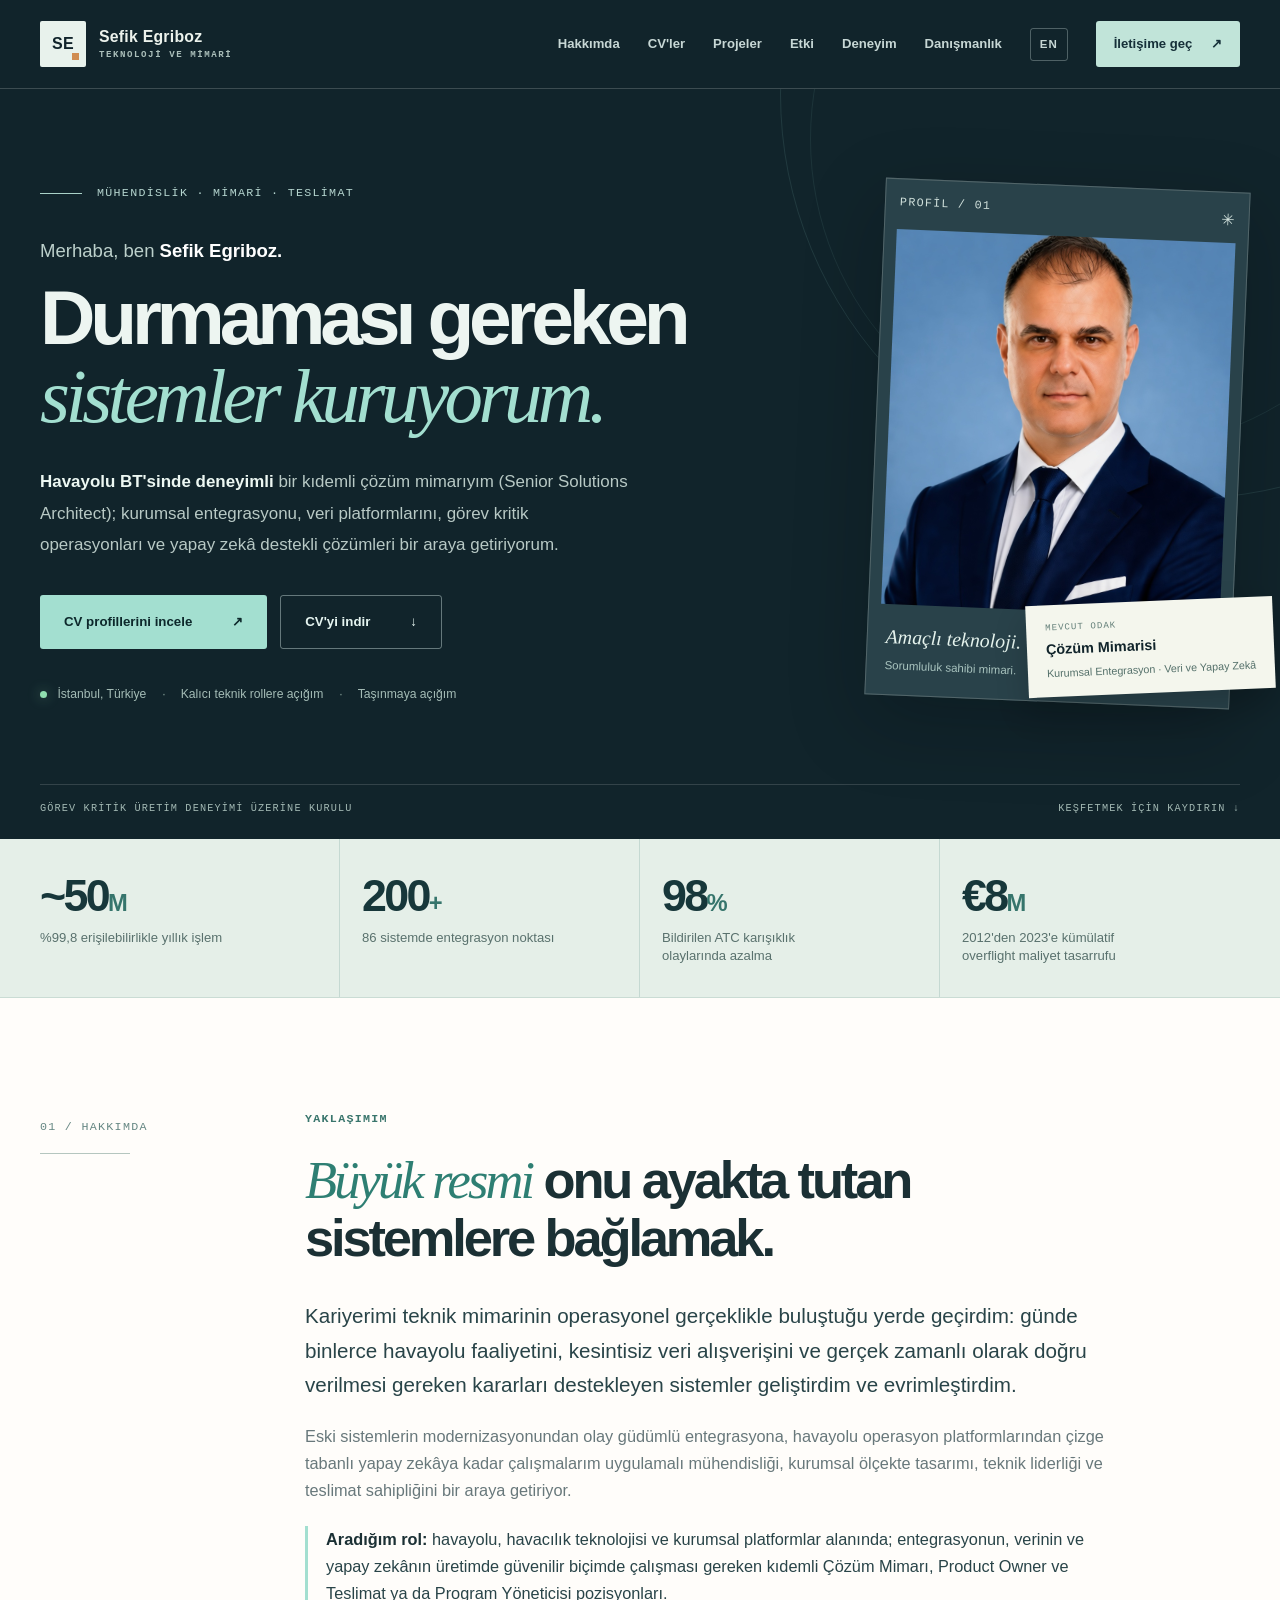
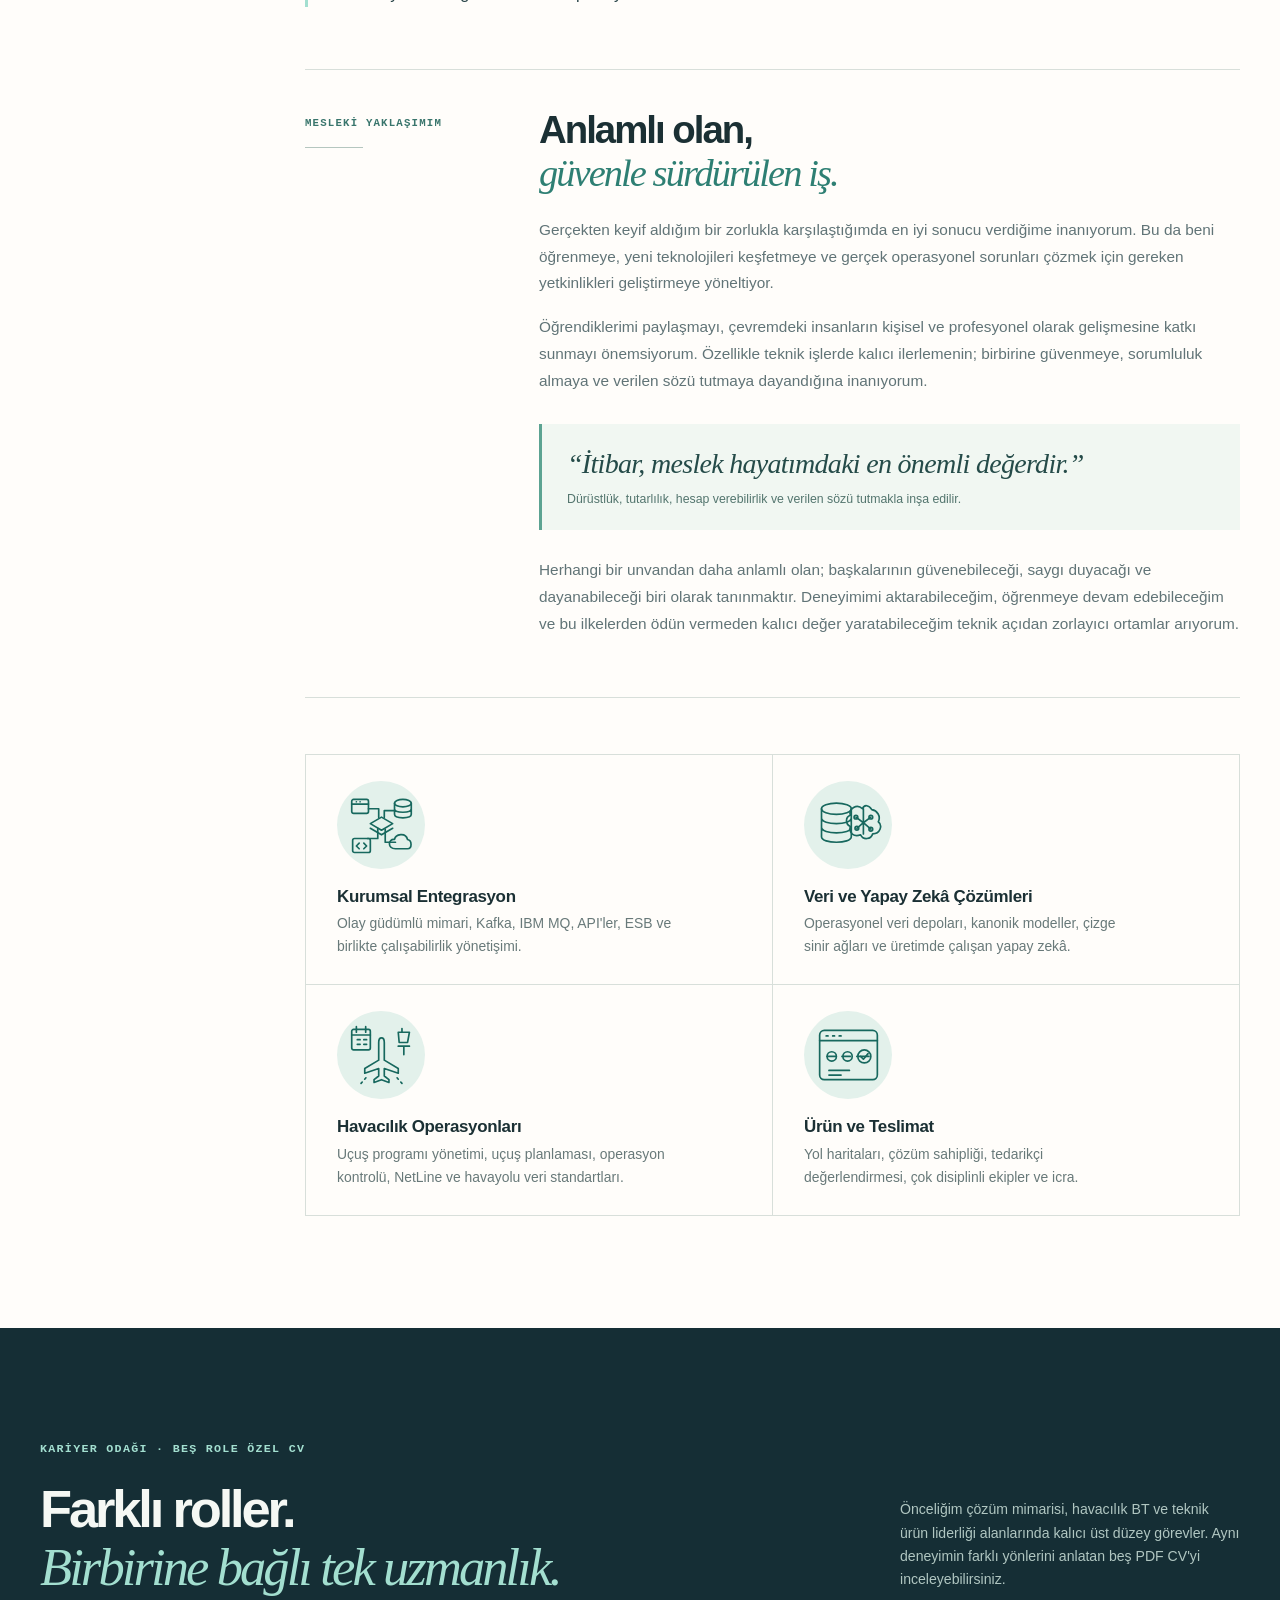
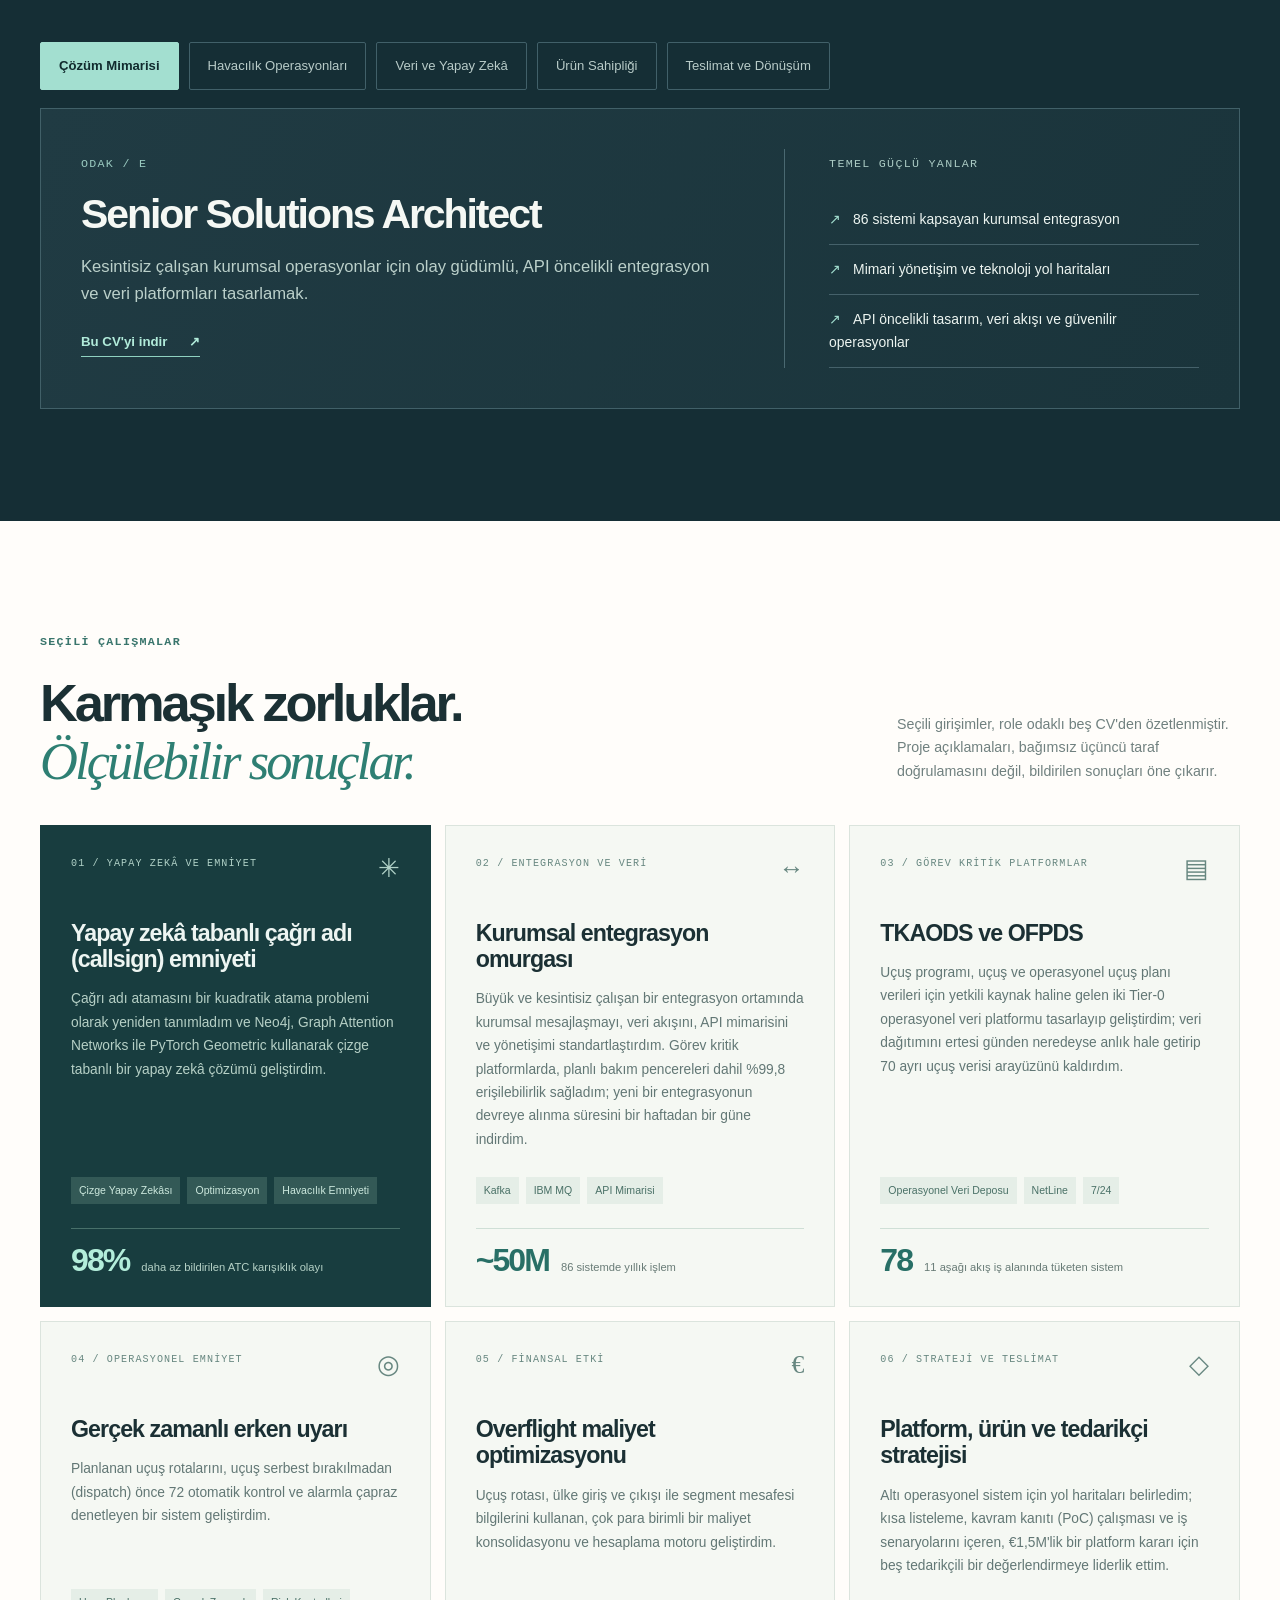
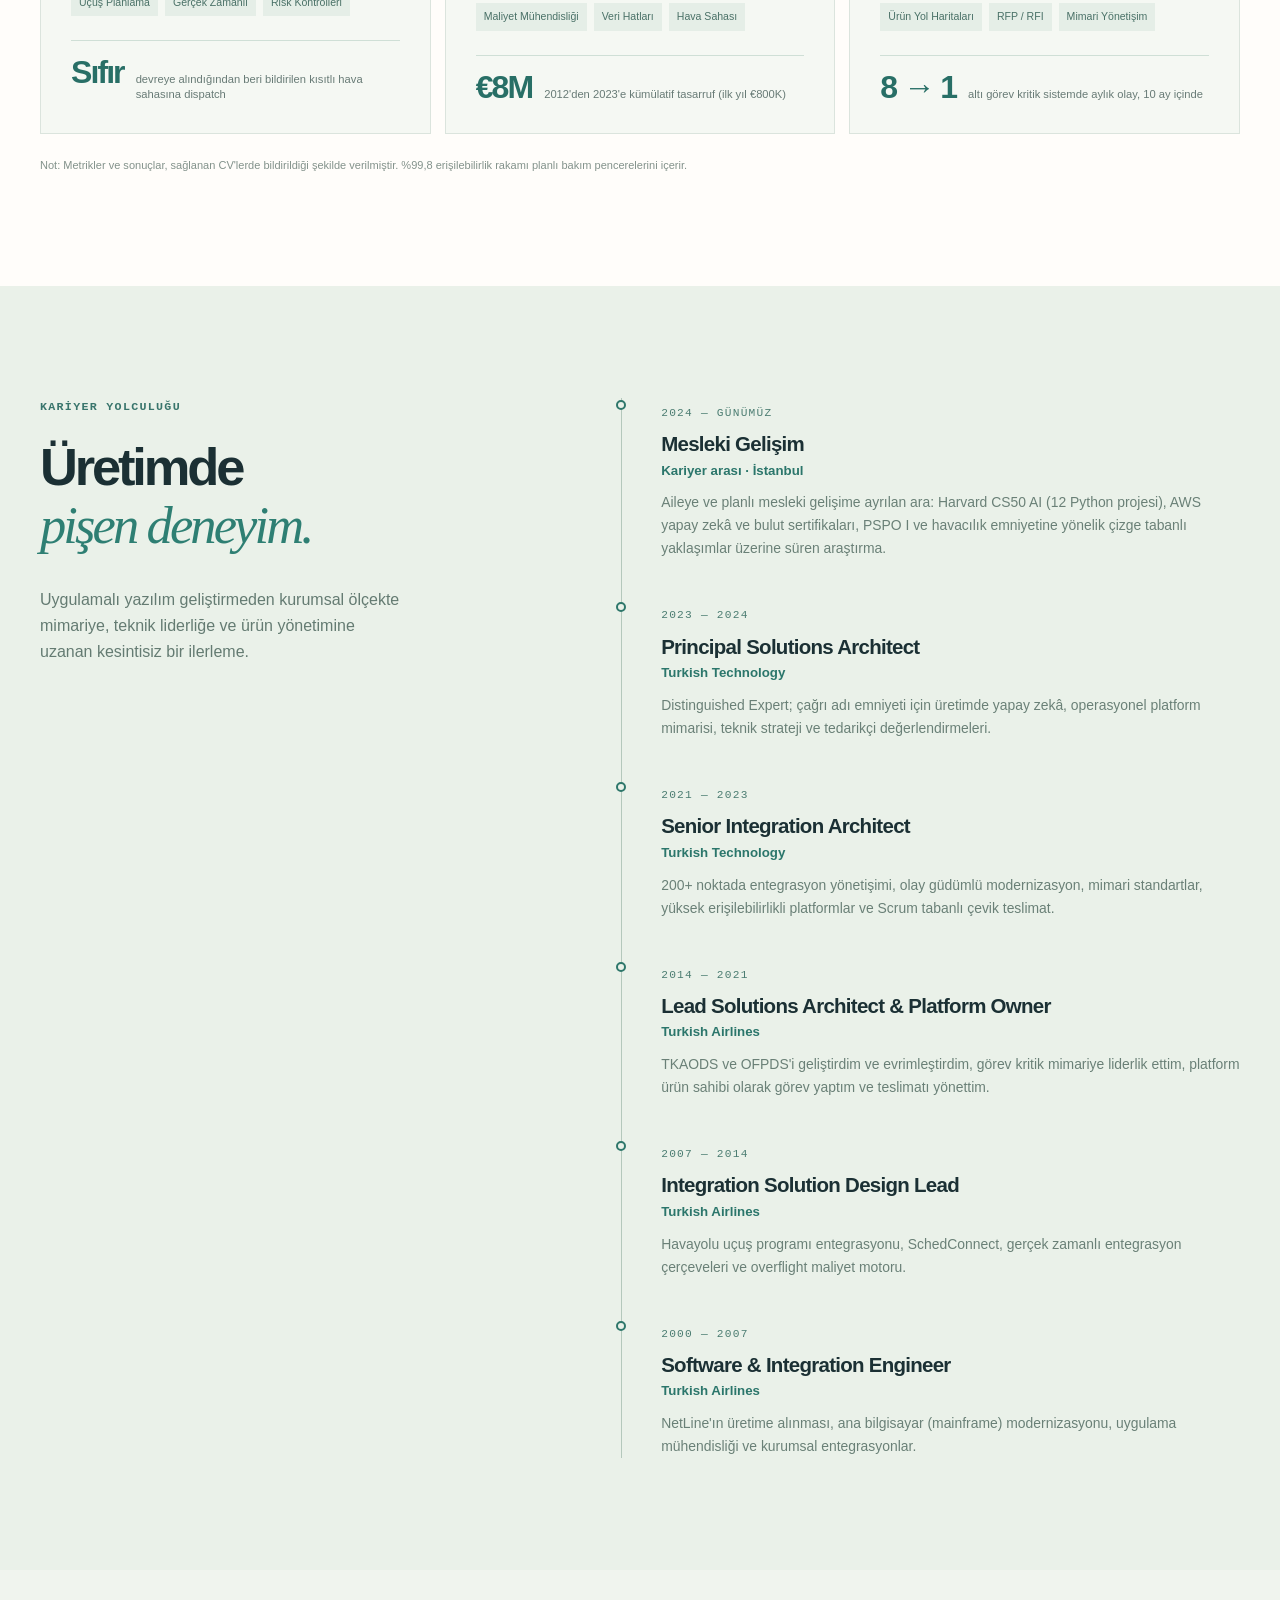
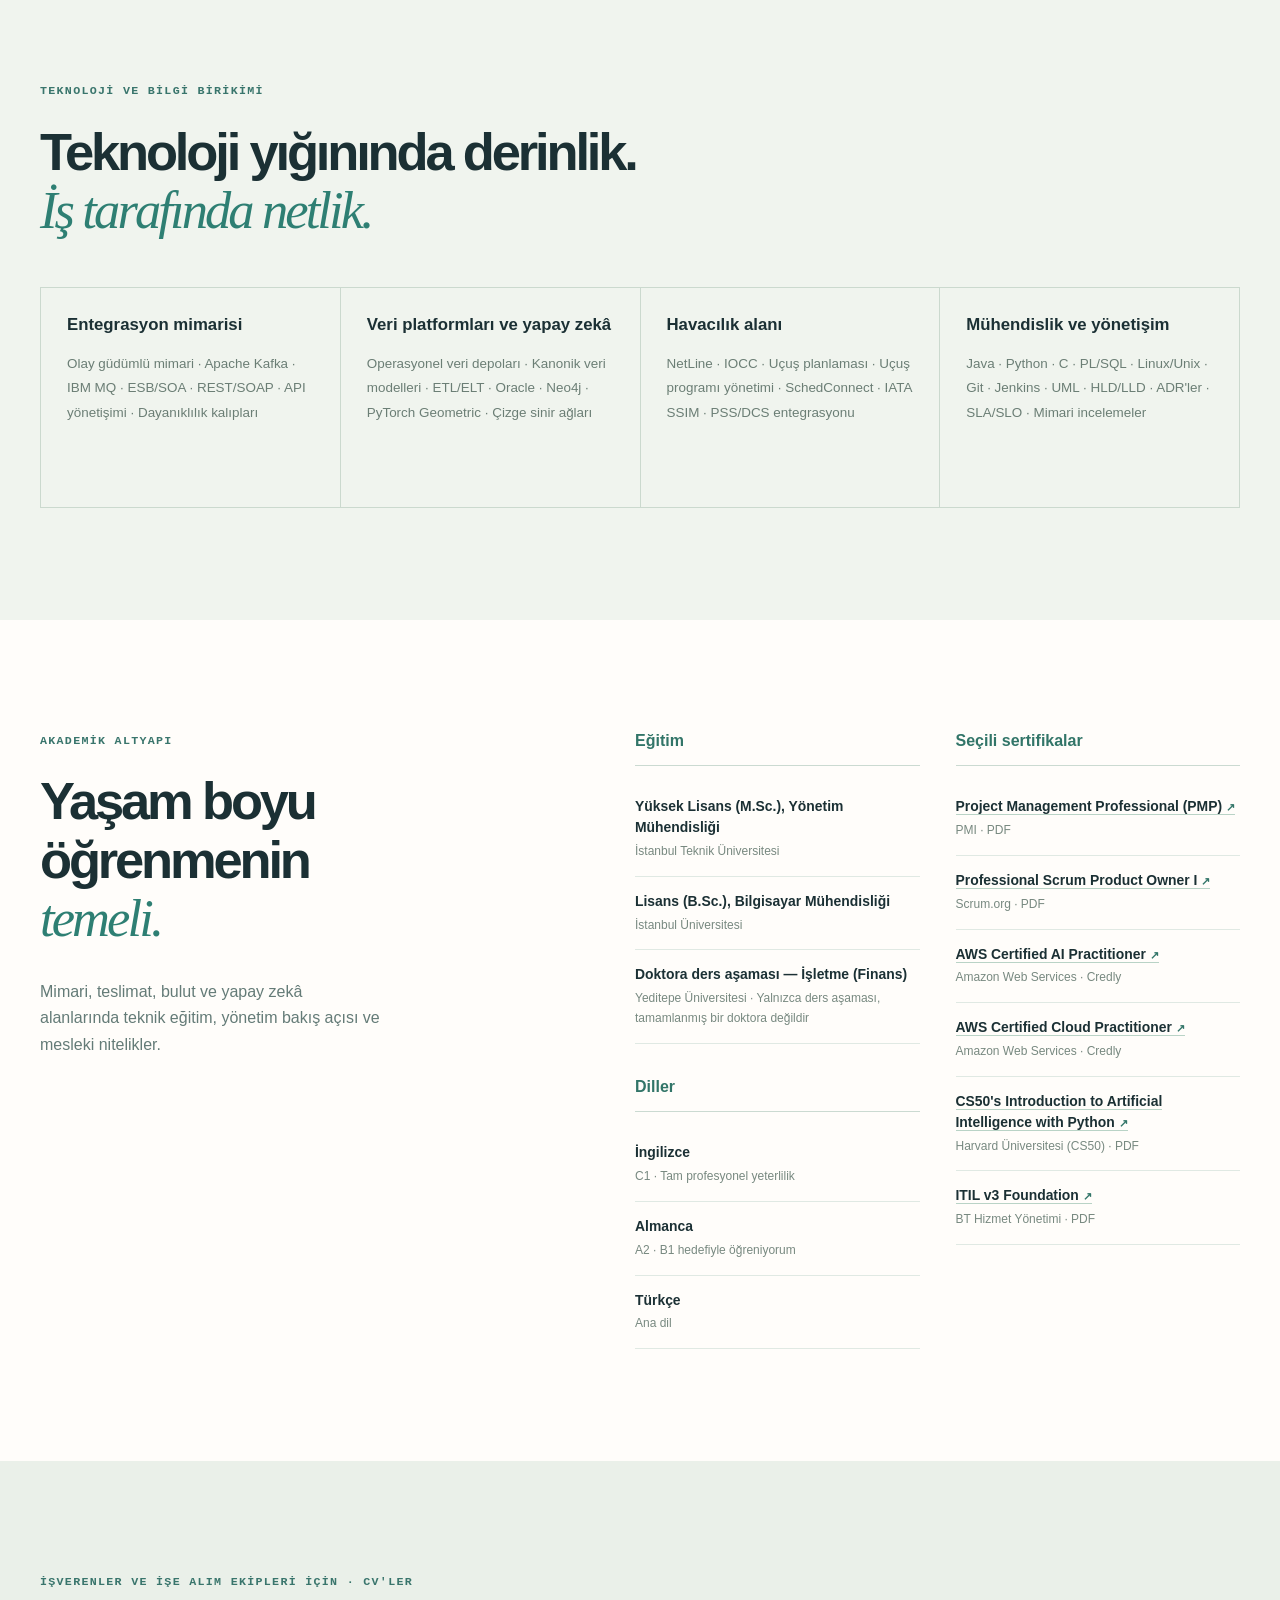
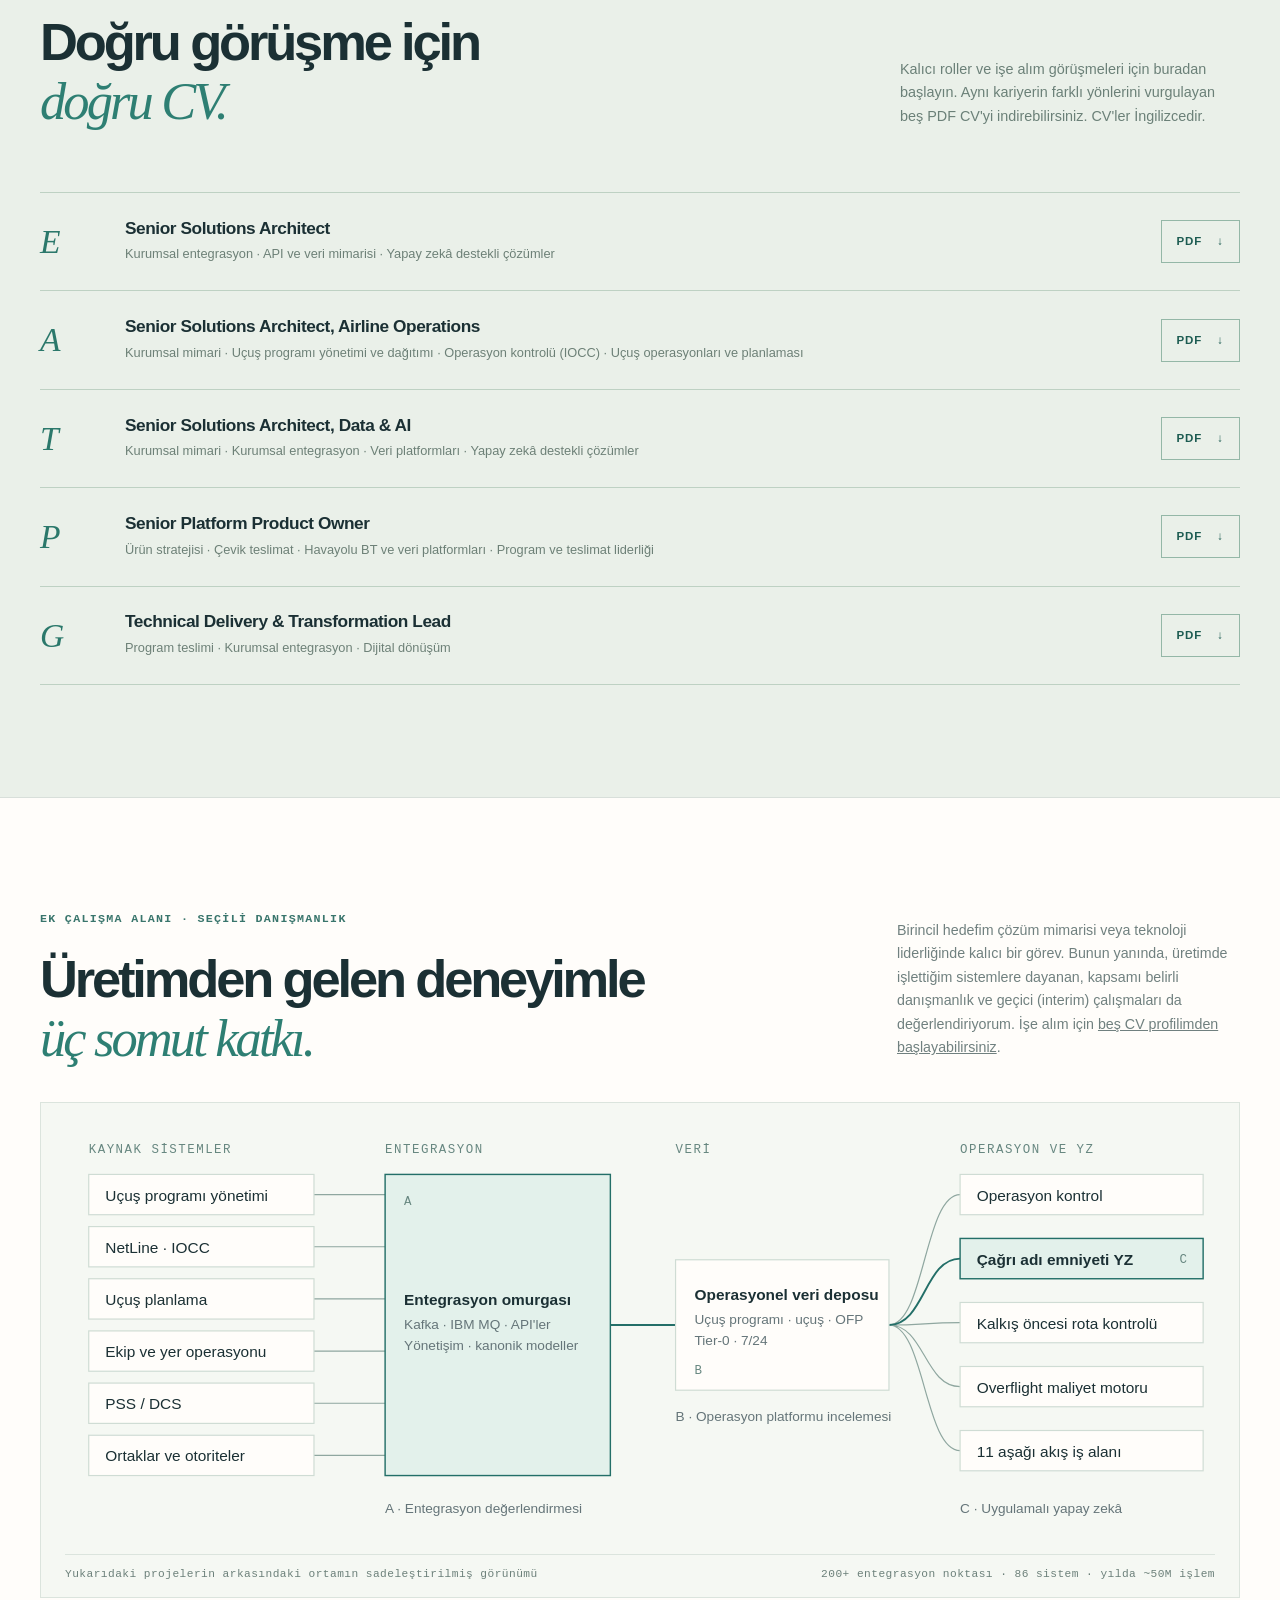
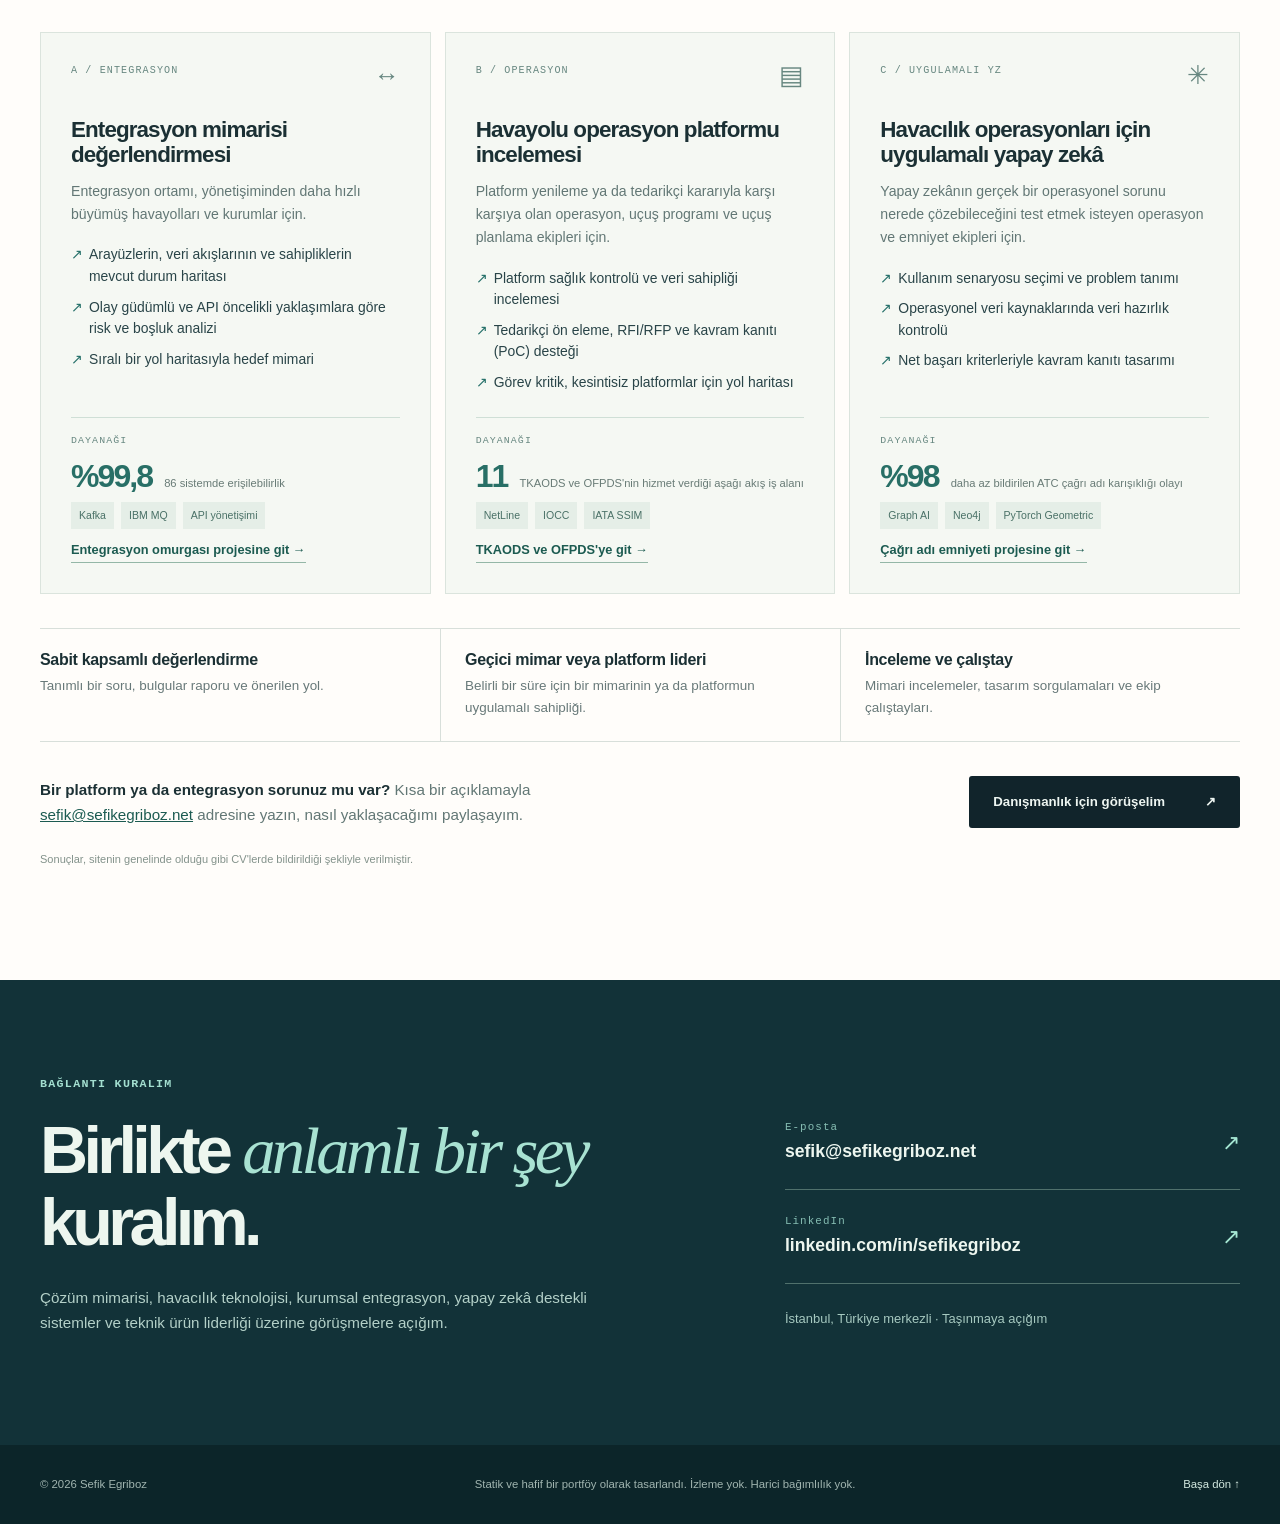
<file: tr/index.html>
<!doctype html>
<html lang="tr">
<head>
  <meta charset="utf-8">
  <meta name="viewport" content="width=device-width, initial-scale=1">
  <meta name="description" content="Sefik Egriboz — havayolu BT'sinde deneyimli Senior Solutions Architect: kurumsal entegrasyon, veri mimarisi, yapay zekâ destekli emniyet sistemleri ve teknik ürün teslimi.">
  <meta name="theme-color" content="#11242b">
  <meta name="color-scheme" content="light">
  <meta property="og:type" content="website">
  <meta property="og:locale" content="tr_TR">
  <meta property="og:title" content="Sefik Egriboz | Senior Solutions Architect ve Havacılık BT">
  <meta property="og:description" content="Beş rol odaklı CV'yi, havacılık BT ve kurumsal entegrasyon projelerini ve görev kritik sistemlerdeki deneyimimi keşfedin.">
  <meta property="og:locale:alternate" content="en_US">
  <meta property="og:image" content="https://sefikegriboz.net/social-preview.png?v=20261111">
  <meta property="og:image:type" content="image/png">
  <meta property="og:image:width" content="1200">
  <meta property="og:image:height" content="630">
  <meta property="og:image:alt" content="Sefik Egriboz — Çözüm mimarisi, havacılık BT ve kurumsal entegrasyon">
  <meta name="twitter:card" content="summary_large_image">
  <meta name="twitter:image" content="https://sefikegriboz.net/social-preview.png?v=20261111">
  <title>Sefik Egriboz | Senior Solutions Architect ve Havacılık BT</title>
  <link rel="canonical" href="https://sefikegriboz.net/tr/">
  <meta property="og:url" content="https://sefikegriboz.net/tr/">
  <link rel="alternate" hreflang="en" href="https://sefikegriboz.net/">
  <link rel="alternate" hreflang="tr" href="https://sefikegriboz.net/tr/">
  <link rel="alternate" hreflang="x-default" href="https://sefikegriboz.net/">
  <link rel="icon" href="../favicon.svg" type="image/svg+xml">
  <link rel="stylesheet" href="../style.css?v=20261109-icons">
  <script src="../script.js?v=20261111" defer></script>
</head>
<body>
  <a class="skip-link" href="#main">İçeriğe geç</a>
  <header class="site-header" id="top">
    <div class="container header-inner">
      <a class="wordmark" href="#top" aria-label="Sefik Egriboz — ana sayfa"><span class="wordmark-mark" aria-hidden="true">SE<span class="mark-square"></span></span><span>Sefik Egriboz<span class="wordmark-sub">TEKNOLOJİ VE MİMARİ</span></span></a>
      <button class="nav-toggle" type="button" aria-expanded="false" aria-controls="site-nav" aria-label="Menüyü aç/kapat"><span></span><span></span><span></span></button>
      <nav class="site-nav" id="site-nav" aria-label="Ana gezinme">
        <a href="#about">Hakkımda</a><a href="#cv">CV'ler</a><a href="#work">Projeler</a><a href="#impact">Etki</a><a href="#experience">Deneyim</a><a href="#advisory">Danışmanlık</a><a class="lang-link" href="../" hreflang="en" lang="en" aria-label="English version">EN</a>
        <a class="nav-contact" href="#contact">İletişime geç <span aria-hidden="true">↗</span></a>
      </nav>
    </div>
  </header>

  <main id="main">
    <section class="hero" aria-labelledby="hero-title">
      <div class="hero-arc hero-arc-1" aria-hidden="true"></div><div class="hero-arc hero-arc-2" aria-hidden="true"></div>
      <div class="container hero-grid">
        <div class="hero-content">
          <div class="eyebrow"><span class="eyebrow-line"></span><span>MÜHENDİSLİK · MİMARİ · TESLİMAT</span></div>
          <p class="hero-pretitle">Merhaba, ben <strong>Sefik Egriboz.</strong></p>
          <h1 id="hero-title">Durmaması gereken <span class="hero-italic">sistemler kuruyorum.</span></h1>
          <p class="hero-lead"><strong>Havayolu BT'sinde deneyimli</strong> bir kıdemli çözüm mimarıyım (Senior Solutions Architect); kurumsal entegrasyonu, veri platformlarını, görev kritik operasyonları ve yapay zekâ destekli çözümleri bir araya getiriyorum.</p>
          <div class="hero-actions"><a class="btn btn-primary" href="#cv">CV profillerini incele <span aria-hidden="true">↗</span></a><a class="btn btn-outline" href="../Sefik_Egriboz_E.pdf" download>CV'yi indir <span aria-hidden="true">↓</span></a></div>
          <div class="hero-meta"><span><span class="meta-dot" aria-hidden="true"></span> İstanbul, Türkiye</span><span>Kalıcı teknik rollere açığım</span><span>Taşınmaya açığım</span></div>
        </div>
        <div class="hero-visual">
          <div class="portrait-frame"><div class="portrait-topline"><span class="mono">PROFİL / 01</span><span aria-hidden="true">✳</span></div><img src="../sefikEgriboz.jpg" alt="Sefik Egriboz portresi" width="224" height="316"><div class="portrait-footer"><strong>Amaçlı teknoloji.</strong><span>Sorumluluk sahibi mimari.</span></div></div>
          <div class="hero-note"><span class="mono">MEVCUT ODAK</span><strong>Çözüm Mimarisi</strong><span>Kurumsal Entegrasyon · Veri ve Yapay Zekâ</span></div>
        </div>
      </div>
      <div class="container hero-bottom"><span class="mono">GÖREV KRİTİK ÜRETİM DENEYİMİ ÜZERİNE KURULU</span><span class="scrollhint">KEŞFETMEK İÇİN KAYDIRIN <span aria-hidden="true">↓</span></span></div>
    </section>

    <section id="impact" class="impact-bar" aria-label="Seçili mesleki sonuçlar">
      <div class="container impact-grid">
        <div class="impact-item"><strong>~50<span>M</span></strong><p>%99,8 erişilebilirlikle yıllık işlem</p></div>
        <div class="impact-item"><strong>200<span>+</span></strong><p>86 sistemde entegrasyon noktası</p></div>
        <div class="impact-item"><strong>98<span>%</span></strong><p>Bildirilen ATC karışıklık olaylarında azalma</p></div>
        <div class="impact-item"><strong>€8<span>M</span></strong><p>2012'den 2023'e kümülatif overflight maliyet tasarrufu</p></div>
      </div>
    </section>

    <section class="section section-light" id="about">
      <div class="container about-grid">
        <div class="section-side"><span class="section-number">01 / HAKKIMDA</span><span class="side-rule"></span></div>
        <div>
          <div class="section-kicker">YAKLAŞIMIM</div>
          <h2 class="section-heading"><em>Büyük resmi</em> onu ayakta tutan sistemlere bağlamak.</h2>
          <p class="intro-copy">Kariyerimi teknik mimarinin operasyonel gerçeklikle buluştuğu yerde geçirdim: günde binlerce havayolu faaliyetini, kesintisiz veri alışverişini ve gerçek zamanlı olarak doğru verilmesi gereken kararları destekleyen sistemler geliştirdim ve evrimleştirdim.</p>
          <p class="body-copy">Eski sistemlerin modernizasyonundan olay güdümlü entegrasyona, havayolu operasyon platformlarından çizge tabanlı yapay zekâya kadar çalışmalarım uygulamalı mühendisliği, kurumsal ölçekte tasarımı, teknik liderliği ve teslimat sahipliğini bir araya getiriyor.</p>
          <p class="body-copy looking-for"><strong>Aradığım rol:</strong> havayolu, havacılık teknolojisi ve kurumsal platformlar alanında; entegrasyonun, verinin ve yapay zekânın üretimde güvenilir biçimde çalışması gereken kıdemli Çözüm Mimarı, Product Owner ve Teslimat ya da Program Yöneticisi pozisyonları.</p>
          <div class="professional-philosophy" aria-labelledby="philosophy-title">
            <div class="philosophy-label"><span class="mono">MESLEKİ YAKLAŞIMIM</span><span class="side-rule" aria-hidden="true"></span></div>
            <div class="philosophy-copy">
              <h3 id="philosophy-title">Anlamlı olan,<br><em>güvenle sürdürülen iş.</em></h3>
              <p>Gerçekten keyif aldığım bir zorlukla karşılaştığımda en iyi sonucu verdiğime inanıyorum. Bu da beni öğrenmeye, yeni teknolojileri keşfetmeye ve gerçek operasyonel sorunları çözmek için gereken yetkinlikleri geliştirmeye yöneltiyor.</p>
              <p>Öğrendiklerimi paylaşmayı, çevremdeki insanların kişisel ve profesyonel olarak gelişmesine katkı sunmayı önemsiyorum. Özellikle teknik işlerde kalıcı ilerlemenin; birbirine güvenmeye, sorumluluk almaya ve verilen sözü tutmaya dayandığına inanıyorum.</p>
              <blockquote><p>“İtibar, meslek hayatımdaki en önemli değerdir.”</p><cite>Dürüstlük, tutarlılık, hesap verebilirlik ve verilen sözü tutmakla inşa edilir.</cite></blockquote>
              <p>Herhangi bir unvandan daha anlamlı olan; başkalarının güvenebileceği, saygı duyacağı ve dayanabileceği biri olarak tanınmaktır. Deneyimimi aktarabileceğim, öğrenmeye devam edebileceğim ve bu ilkelerden ödün vermeden kalıcı değer yaratabileceğim teknik açıdan zorlayıcı ortamlar arıyorum.</p>
            </div>
          </div>
          <div class="discipline-grid">
            <article class="discipline"><span class="discipline-icon" aria-hidden="true"><svg viewBox="0 0 72 72" focusable="false" aria-hidden="true">
  <rect x="4" y="8" width="18" height="15" rx="2"/><path d="M4 13h18 M9 10.5h.01 M13 10.5h.01"/>
  <ellipse cx="59" cy="12" rx="9" ry="4"/><path d="M50 12v12c0 5 18 5 18 0V12 M50 18c0 5 18 5 18 0"/>
  <rect x="5" y="50" width="19" height="15" rx="2"/><path d="m12 55-3 3 3 3 m5-6 3 3-3 3"/>
  <path d="M51 61h13c5 0 5-9 0-10-2-8-13-6-14 0-7-1-8 10 1 10z"/>
  <path d="M22 18h11v9 M50 20H39v7 M21 50h11V39 M51 54H40V40"/>
  <path d="m36 27-12 7 12 7 12-7-12-7z M24 39l12 7 12-7"/>
</svg></span><h3>Kurumsal Entegrasyon</h3><p>Olay güdümlü mimari, Kafka, IBM MQ, API'ler, ESB ve birlikte çalışabilirlik yönetişimi.</p></article>
            <article class="discipline"><span class="discipline-icon" aria-hidden="true"><svg viewBox="0 0 72 72" focusable="false" aria-hidden="true">
  <ellipse cx="23" cy="18" rx="16" ry="6"/><path d="M7 18v30c0 8 32 8 32 0V18 M7 28c0 8 32 8 32 0 M7 38c0 8 32 8 32 0"/>
  <path d="M51 18c-6-6-15 0-13 7-6 2-5 10 0 12-2 7 4 12 11 9 3 6 11 5 13-1 8 0 11-9 6-13 3-6-1-12-7-13-3-5-8-6-10-1z"/>
  <path d="M52 18v27 M44 27l8 6 8-6 M45 39l7-6 8 7"/><circle cx="44" cy="27" r="2"/><circle cx="60" cy="27" r="2"/><circle cx="45" cy="39" r="2"/><circle cx="60" cy="40" r="2"/>
</svg></span><h3>Veri ve Yapay Zekâ Çözümleri</h3><p>Operasyonel veri depoları, kanonik modeller, çizge sinir ağları ve üretimde çalışan yapay zekâ.</p></article>
            <article class="discipline"><span class="discipline-icon" aria-hidden="true"><svg viewBox="0 0 72 72" focusable="false" aria-hidden="true">
  <rect x="4" y="8" width="20" height="22" rx="2"/><path d="M4 14h20 M9 5v6 M19 5v6 M10 19h3 M17 19h3 M10 24h3 M17 24h3"/>
  <path d="M54 11h12l-2 11h-9z M58 11V7 M54 26h12 M60 26v9"/>
  <path d="M36 17c-2 0-3 2-3 5v19l-15 9v5l15-5v8l-5 4v3l8-3 8 3v-3l-5-4v-8l15 5v-5l-15-9V22c0-3-1-5-3-5z"/>
  <path d="M14 66l7-8 M58 66l-7-8" stroke-dasharray="2 4"/>
</svg></span><h3>Havacılık Operasyonları</h3><p>Uçuş programı yönetimi, uçuş planlaması, operasyon kontrolü, NetLine ve havayolu veri standartları.</p></article>
            <article class="discipline"><span class="discipline-icon" aria-hidden="true"><svg viewBox="0 0 72 72" focusable="false" aria-hidden="true">
  <rect x="5" y="9" width="62" height="53" rx="5"/><path d="M5 20h62 M12 15h2 M19 15h2 M26 15h2"/>
  <path d="M13 37h9 M29 37h9 M45 37h13" />
  <circle cx="18" cy="37" r="5"/><circle cx="35" cy="37" r="5"/><circle cx="53" cy="37" r="7"/>
  <path d="m49 37 3 3 5-6 M15 52h22 M15 57h13"/>
</svg></span><h3>Ürün ve Teslimat</h3><p>Yol haritaları, çözüm sahipliği, tedarikçi değerlendirmesi, çok disiplinli ekipler ve icra.</p></article>
          </div>
        </div>
      </div>
    </section>

    <section class="section section-dark focus-section" id="focus">
      <div class="container">
        <div class="focus-heading"><div><div class="section-kicker kicker-light">KARİYER ODAĞI · BEŞ ROLE ÖZEL CV</div><h2 class="section-heading light-heading">Farklı roller.<br><em>Birbirine bağlı tek uzmanlık.</em></h2></div><p>Önceliğim çözüm mimarisi, havacılık BT ve teknik ürün liderliği alanlarında kalıcı üst düzey görevler. Aynı deneyimin farklı yönlerini anlatan beş PDF CV'yi inceleyebilirsiniz.</p></div>
        <div class="focus-tabs" role="group" aria-label="Bir mesleki odak seçin">
          <button type="button" class="focus-tab active" data-focus="E" aria-pressed="true">Çözüm Mimarisi</button>
          <button type="button" class="focus-tab" data-focus="A" aria-pressed="false">Havacılık Operasyonları</button>
          <button type="button" class="focus-tab" data-focus="T" aria-pressed="false">Veri ve Yapay Zekâ</button>
          <button type="button" class="focus-tab" data-focus="P" aria-pressed="false">Ürün Sahipliği</button>
          <button type="button" class="focus-tab" data-focus="G" aria-pressed="false">Teslimat ve Dönüşüm</button>
        </div>
        <div class="focus-panel" id="focus-panel" aria-live="polite">
          <div><span class="mono focus-label" id="focus-label">ODAK / E</span><h3 id="focus-title">Senior Solutions Architect</h3><p id="focus-description">Kesintisiz çalışan kurumsal operasyonlar için olay güdümlü, API öncelikli entegrasyon ve veri platformları tasarlamak.</p><a id="focus-download" class="text-link" href="../Sefik_Egriboz_E.pdf" download>Bu CV'yi indir <span aria-hidden="true">↗</span></a></div>
          <div class="focus-points"><span class="mono">TEMEL GÜÇLÜ YANLAR</span><ul id="focus-list"><li>86 sistemi kapsayan kurumsal entegrasyon</li><li>Mimari yönetişim ve teknoloji yol haritaları</li><li>API öncelikli tasarım, veri akışı ve güvenilir operasyonlar</li></ul></div>
        </div>
      </div>
    </section>

    <section class="section section-light" id="work">
      <div class="container">
        <div class="section-splithead"><div><div class="section-kicker">SEÇİLİ ÇALIŞMALAR</div><h2 class="section-heading">Karmaşık zorluklar.<br><em>Ölçülebilir sonuçlar.</em></h2></div><p>Seçili girişimler, role odaklı beş CV'den özetlenmiştir. Proje açıklamaları, bağımsız üçüncü taraf doğrulamasını değil, bildirilen sonuçları öne çıkarır.</p></div>
        <div class="project-grid">
          <article class="project-card project-featured" id="project-callsign"><div class="project-top"><span>01 / YAPAY ZEKÂ VE EMNİYET</span><span class="project-icon" aria-hidden="true">✳</span></div><h3>Yapay zekâ tabanlı çağrı adı (callsign) emniyeti</h3><p>Çağrı adı atamasını bir kuadratik atama problemi olarak yeniden tanımladım ve Neo4j, Graph Attention Networks ile PyTorch Geometric kullanarak çizge tabanlı bir yapay zekâ çözümü geliştirdim.</p><div class="project-tags"><span>Çizge Yapay Zekâsı</span><span>Optimizasyon</span><span>Havacılık Emniyeti</span></div><div class="project-result"><strong>98%</strong><span>daha az bildirilen ATC karışıklık olayı</span></div></article>
          <article class="project-card" id="project-integration"><div class="project-top"><span>02 / ENTEGRASYON VE VERİ</span><span class="project-icon" aria-hidden="true">↔</span></div><h3>Kurumsal entegrasyon omurgası</h3><p>Büyük ve kesintisiz çalışan bir entegrasyon ortamında kurumsal mesajlaşmayı, veri akışını, API mimarisini ve yönetişimi standartlaştırdım. Görev kritik platformlarda, planlı bakım pencereleri dahil %99,8 erişilebilirlik sağladım; yeni bir entegrasyonun devreye alınma süresini bir haftadan bir güne indirdim.</p><div class="project-tags"><span>Kafka</span><span>IBM MQ</span><span>API Mimarisi</span></div><div class="project-result"><strong>~50M</strong><span>86 sistemde yıllık işlem</span></div></article>
          <article class="project-card" id="project-ods"><div class="project-top"><span>03 / GÖREV KRİTİK PLATFORMLAR</span><span class="project-icon" aria-hidden="true">▤</span></div><h3>TKAODS ve OFPDS</h3><p>Uçuş programı, uçuş ve operasyonel uçuş planı verileri için yetkili kaynak haline gelen iki Tier-0 operasyonel veri platformu tasarlayıp geliştirdim; veri dağıtımını ertesi günden neredeyse anlık hale getirip 70 ayrı uçuş verisi arayüzünü kaldırdım.</p><div class="project-tags"><span>Operasyonel Veri Deposu</span><span>NetLine</span><span>7/24</span></div><div class="project-result"><strong>78</strong><span>11 aşağı akış iş alanında tüketen sistem</span></div></article>
          <article class="project-card"><div class="project-top"><span>04 / OPERASYONEL EMNİYET</span><span class="project-icon" aria-hidden="true">◎</span></div><h3>Gerçek zamanlı erken uyarı</h3><p>Planlanan uçuş rotalarını, uçuş serbest bırakılmadan (dispatch) önce 72 otomatik kontrol ve alarmla çapraz denetleyen bir sistem geliştirdim.</p><div class="project-tags"><span>Uçuş Planlama</span><span>Gerçek Zamanlı</span><span>Risk Kontrolleri</span></div><div class="project-result"><strong>Sıfır</strong><span>devreye alındığından beri bildirilen kısıtlı hava sahasına dispatch</span></div></article>
          <article class="project-card"><div class="project-top"><span>05 / FİNANSAL ETKİ</span><span class="project-icon" aria-hidden="true">€</span></div><h3>Overflight maliyet optimizasyonu</h3><p>Uçuş rotası, ülke giriş ve çıkışı ile segment mesafesi bilgilerini kullanan, çok para birimli bir maliyet konsolidasyonu ve hesaplama motoru geliştirdim.</p><div class="project-tags"><span>Maliyet Mühendisliği</span><span>Veri Hatları</span><span>Hava Sahası</span></div><div class="project-result"><strong>€8M</strong><span>2012'den 2023'e kümülatif tasarruf (ilk yıl €800K)</span></div></article>
          <article class="project-card"><div class="project-top"><span>06 / STRATEJİ VE TESLİMAT</span><span class="project-icon" aria-hidden="true">◇</span></div><h3>Platform, ürün ve tedarikçi stratejisi</h3><p>Altı operasyonel sistem için yol haritaları belirledim; kısa listeleme, kavram kanıtı (PoC) çalışması ve iş senaryolarını içeren, €1,5M'lik bir platform kararı için beş tedarikçili bir değerlendirmeye liderlik ettim.</p><div class="project-tags"><span>Ürün Yol Haritaları</span><span>RFP / RFI</span><span>Mimari Yönetişim</span></div><div class="project-result"><strong>8 → 1</strong><span>altı görev kritik sistemde aylık olay, 10 ay içinde</span></div></article>
        </div>
        <p class="metric-note">Not: Metrikler ve sonuçlar, sağlanan CV'lerde bildirildiği şekilde verilmiştir. %99,8 erişilebilirlik rakamı planlı bakım pencerelerini içerir.</p>
      </div>
    </section>

    <section class="section experience-section" id="experience">
      <div class="container experience-layout">
        <div><div class="section-kicker">KARİYER YOLCULUĞU</div><h2 class="section-heading">Üretimde<br><em>pişen deneyim.</em></h2><p class="experience-intro">Uygulamalı yazılım geliştirmeden kurumsal ölçekte mimariye, teknik liderliğe ve ürün yönetimine uzanan kesintisiz bir ilerleme.</p></div>
        <div class="timeline">
          <article class="timeline-item"><span class="timeline-date">2024 — GÜNÜMÜZ</span><h3>Mesleki Gelişim</h3><p class="timeline-org">Kariyer arası · İstanbul</p><p>Aileye ve planlı mesleki gelişime ayrılan ara: Harvard CS50 AI (12 Python projesi), AWS yapay zekâ ve bulut sertifikaları, PSPO I ve havacılık emniyetine yönelik çizge tabanlı yaklaşımlar üzerine süren araştırma.</p></article>
          <article class="timeline-item"><span class="timeline-date">2023 — 2024</span><h3>Principal Solutions Architect</h3><p class="timeline-org">Turkish Technology</p><p>Distinguished Expert; çağrı adı emniyeti için üretimde yapay zekâ, operasyonel platform mimarisi, teknik strateji ve tedarikçi değerlendirmeleri.</p></article>
          <article class="timeline-item"><span class="timeline-date">2021 — 2023</span><h3>Senior Integration Architect</h3><p class="timeline-org">Turkish Technology</p><p>200+ noktada entegrasyon yönetişimi, olay güdümlü modernizasyon, mimari standartlar, yüksek erişilebilirlikli platformlar ve Scrum tabanlı çevik teslimat.</p></article>
          <article class="timeline-item"><span class="timeline-date">2014 — 2021</span><h3>Lead Solutions Architect &amp; Platform Owner</h3><p class="timeline-org">Turkish Airlines</p><p>TKAODS ve OFPDS'i geliştirdim ve evrimleştirdim, görev kritik mimariye liderlik ettim, platform ürün sahibi olarak görev yaptım ve teslimatı yönettim.</p></article>
          <article class="timeline-item"><span class="timeline-date">2007 — 2014</span><h3>Integration Solution Design Lead</h3><p class="timeline-org">Turkish Airlines</p><p>Havayolu uçuş programı entegrasyonu, SchedConnect, gerçek zamanlı entegrasyon çerçeveleri ve overflight maliyet motoru.</p></article>
          <article class="timeline-item"><span class="timeline-date">2000 — 2007</span><h3>Software &amp; Integration Engineer</h3><p class="timeline-org">Turkish Airlines</p><p>NetLine'ın üretime alınması, ana bilgisayar (mainframe) modernizasyonu, uygulama mühendisliği ve kurumsal entegrasyonlar.</p></article>
        </div>
      </div>
    </section>

    <section class="section skills-section" id="expertise"><div class="container"><div class="section-kicker">TEKNOLOJİ VE BİLGİ BİRİKİMİ</div><h2 class="section-heading">Teknoloji yığınında derinlik.<br><em>İş tarafında netlik.</em></h2><div class="skill-grid">
      <div class="skill-block"><h3>Entegrasyon mimarisi</h3><p>Olay güdümlü mimari · Apache Kafka · IBM MQ · ESB/SOA · REST/SOAP · API yönetişimi · Dayanıklılık kalıpları</p></div>
      <div class="skill-block"><h3>Veri platformları ve yapay zekâ</h3><p>Operasyonel veri depoları · Kanonik veri modelleri · ETL/ELT · Oracle · Neo4j · PyTorch Geometric · Çizge sinir ağları</p></div>
      <div class="skill-block"><h3>Havacılık alanı</h3><p>NetLine · IOCC · Uçuş planlaması · Uçuş programı yönetimi · SchedConnect · IATA SSIM · PSS/DCS entegrasyonu</p></div>
      <div class="skill-block"><h3>Mühendislik ve yönetişim</h3><p>Java · Python · C · PL/SQL · Linux/Unix · Git · Jenkins · UML · HLD/LLD · ADR'ler · SLA/SLO · Mimari incelemeler</p></div>
    </div></div></section>

    <section class="section section-light credentials-section" id="credentials"><div class="container credential-grid"><div><div class="section-kicker">AKADEMİK ALTYAPI</div><h2 class="section-heading">Yaşam boyu öğrenmenin<br><em>temeli.</em></h2><p>Mimari, teslimat, bulut ve yapay zekâ alanlarında teknik eğitim, yönetim bakış açısı ve mesleki nitelikler.</p></div><div class="credential-columns"><div><h3>Eğitim</h3><div class="credential-entry"><strong>Yüksek Lisans (M.Sc.), Yönetim Mühendisliği</strong><span>İstanbul Teknik Üniversitesi</span></div><div class="credential-entry"><strong>Lisans (B.Sc.), Bilgisayar Mühendisliği</strong><span>İstanbul Üniversitesi</span></div><div class="credential-entry"><strong>Doktora ders aşaması — İşletme (Finans)</strong><span>Yeditepe Üniversitesi · Yalnızca ders aşaması, tamamlanmış bir doktora değildir</span></div><h3 class="credential-subhead">Diller</h3><div class="credential-entry"><strong>İngilizce</strong><span>C1 · Tam profesyonel yeterlilik</span></div><div class="credential-entry"><strong>Almanca</strong><span>A2 · B1 hedefiyle öğreniyorum</span></div><div class="credential-entry"><strong>Türkçe</strong><span>Ana dil</span></div></div><div><h3>Seçili sertifikalar</h3><div class="credential-entry"><strong><a class="credential-link" href="../certificates/Sefik_Egriboz_PMP.pdf" target="_blank" rel="noopener" aria-label="Project Management Professional (PMP) sertifikası, PDF, yeni sekmede açılır">Project Management Professional (PMP)&nbsp;<span class="credential-arrow" aria-hidden="true">↗</span></a></strong><span>PMI · PDF</span></div><div class="credential-entry"><strong><a class="credential-link" href="../certificates/Sefik_Egriboz_PSPO_I.pdf" target="_blank" rel="noopener" aria-label="Professional Scrum Product Owner I sertifikası, PDF, yeni sekmede açılır">Professional Scrum Product Owner I&nbsp;<span class="credential-arrow" aria-hidden="true">↗</span></a></strong><span>Scrum.org · PDF</span></div><div class="credential-entry"><strong><a class="credential-link" href="https://www.credly.com/badges/edf38120-2a36-4c42-8e64-8721676bbc11/public_url" target="_blank" rel="noopener" aria-label="AWS Certified AI Practitioner, Credly'de doğrula, yeni sekmede açılır">AWS Certified AI Practitioner&nbsp;<span class="credential-arrow" aria-hidden="true">↗</span></a></strong><span>Amazon Web Services · Credly</span></div><div class="credential-entry"><strong><a class="credential-link" href="https://www.credly.com/badges/56a1d5a8-90d3-4fad-a31d-5dba630f3f34/public_url" target="_blank" rel="noopener" aria-label="AWS Certified Cloud Practitioner, Credly'de doğrula, yeni sekmede açılır">AWS Certified Cloud Practitioner&nbsp;<span class="credential-arrow" aria-hidden="true">↗</span></a></strong><span>Amazon Web Services · Credly</span></div><div class="credential-entry"><strong><a class="credential-link" href="../certificates/Sefik_Egriboz_CS50_AI.pdf" target="_blank" rel="noopener" aria-label="CS50's Introduction to Artificial Intelligence with Python sertifikası, PDF, yeni sekmede açılır">CS50's Introduction to Artificial Intelligence with Python&nbsp;<span class="credential-arrow" aria-hidden="true">↗</span></a></strong><span>Harvard Üniversitesi (CS50) · PDF</span></div><div class="credential-entry"><strong><a class="credential-link" href="../certificates/Sefik_Egriboz_ITIL_Foundation.pdf" target="_blank" rel="noopener" aria-label="ITIL v3 Foundation sertifikası, PDF, yeni sekmede açılır">ITIL v3 Foundation&nbsp;<span class="credential-arrow" aria-hidden="true">↗</span></a></strong><span>BT Hizmet Yönetimi · PDF</span></div></div></div></div></section>

    <section class="section cv-section" id="cv"><div class="container"><div class="cv-header"><div><div class="section-kicker">İŞVERENLER VE İŞE ALIM EKİPLERİ İÇİN · CV'LER</div><h2 class="section-heading">Doğru görüşme için<br><em>doğru CV.</em></h2></div><p>Kalıcı roller ve işe alım görüşmeleri için buradan başlayın. Aynı kariyerin farklı yönlerini vurgulayan beş PDF CV'yi indirebilirsiniz. CV'ler İngilizcedir.</p></div><div class="cv-list">
      <article class="cv-row"><div class="cv-code">E</div><div><h3>Senior Solutions Architect</h3><p>Kurumsal entegrasyon · API ve veri mimarisi · Yapay zekâ destekli çözümler</p></div><a href="../Sefik_Egriboz_E.pdf" download class="cv-download" aria-label="Senior Solutions Architect CV'sini indir, PDF">PDF <span aria-hidden="true">↓</span></a></article>
      <article class="cv-row"><div class="cv-code">A</div><div><h3>Senior Solutions Architect, Airline Operations</h3><p>Kurumsal mimari · Uçuş programı yönetimi ve dağıtımı · Operasyon kontrolü (IOCC) · Uçuş operasyonları ve planlaması</p></div><a href="../Sefik_Egriboz_A.pdf" download class="cv-download" aria-label="Airline Operations CV'sini indir, PDF">PDF <span aria-hidden="true">↓</span></a></article>
      <article class="cv-row"><div class="cv-code">T</div><div><h3>Senior Solutions Architect, Data &amp; AI</h3><p>Kurumsal mimari · Kurumsal entegrasyon · Veri platformları · Yapay zekâ destekli çözümler</p></div><a href="../Sefik_Egriboz_T.pdf" download class="cv-download" aria-label="Data ve AI CV'sini indir, PDF">PDF <span aria-hidden="true">↓</span></a></article>
      <article class="cv-row"><div class="cv-code">P</div><div><h3>Senior Platform Product Owner</h3><p>Ürün stratejisi · Çevik teslimat · Havayolu BT ve veri platformları · Program ve teslimat liderliği</p></div><a href="../Sefik_Egriboz_P.pdf" download class="cv-download" aria-label="Product Owner CV'sini indir, PDF">PDF <span aria-hidden="true">↓</span></a></article>
      <article class="cv-row"><div class="cv-code">G</div><div><h3>Technical Delivery &amp; Transformation Lead</h3><p>Program teslimi · Kurumsal entegrasyon · Dijital dönüşüm</p></div><a href="../Sefik_Egriboz_G.pdf" download class="cv-download" aria-label="Technical Delivery ve Transformation CV'sini indir, PDF">PDF <span aria-hidden="true">↓</span></a></article>
    </div></div></section>

    <section class="section section-light advisory-section" id="advisory" aria-labelledby="advisory-title">
      <div class="container">
        <div class="section-splithead"><div><div class="section-kicker">EK ÇALIŞMA ALANI · SEÇİLİ DANIŞMANLIK</div><h2 class="section-heading" id="advisory-title">Üretimden gelen deneyimle<br><em>üç somut katkı.</em></h2></div><p>Birincil hedefim çözüm mimarisi veya teknoloji liderliğinde kalıcı bir görev. Bunun yanında, üretimde işlettiğim sistemlere dayanan, kapsamı belirli danışmanlık ve geçici (interim) çalışmaları da değerlendiriyorum. İşe alım için <a href="#cv">beş CV profilimden başlayabilirsiniz</a>.</p></div>
        <figure class="advisory-figure">
          <p class="advisory-hint mono">Diyagramın tamamı için kaydırın →</p>
          <div class="advisory-scroll">
            <svg viewBox="0 0 970 350" role="img" aria-labelledby="adv-dg-t adv-dg-d">
              <title id="adv-dg-t">Üç çalışma alanının bir havayolu operasyon ortamındaki yeri</title>
              <desc id="adv-dg-d">Operasyonel kaynak sistemler bir entegrasyon omurgasını, omurga bir operasyonel veri deposunu besler; veri deposu operasyon kontrolüne, emniyet yapay zekâsına, rota kontrollerine, overflight maliyet motoruna ve aşağı akış iş alanlarına hizmet verir.</desc>
              <text class="lbl" x="20" y="22">KAYNAK SİSTEMLER</text><text class="lbl" x="270" y="22">ENTEGRASYON</text><text class="lbl" x="515" y="22">VERİ</text><text class="lbl" x="755" y="22">OPERASYON VE YZ</text>
              <path class="wire" d="M210 57 H270M210 101 H270M210 145 H270M210 189 H270M210 233 H270M210 277 H270"/>
              <path class="wire-hot" d="M460 167 H515"/>
              <path class="wire" d="M695 167 C725 167 725 57 755 57M695 167 C725 167 725 165 755 165M695 167 C725 167 725 219 755 219M695 167 C725 167 725 273 755 273"/>
              <path class="wire-hot" d="M695 167 C725 167 725 111 755 111"/>
              <rect class="box" x="20" y="40" width="190" height="34"/><text x="34" y="62">Uçuş programı yönetimi</text>
              <rect class="box" x="20" y="84" width="190" height="34"/><text x="34" y="106">NetLine · IOCC</text>
              <rect class="box" x="20" y="128" width="190" height="34"/><text x="34" y="150">Uçuş planlama</text>
              <rect class="box" x="20" y="172" width="190" height="34"/><text x="34" y="194">Ekip ve yer operasyonu</text>
              <rect class="box" x="20" y="216" width="190" height="34"/><text x="34" y="238">PSS / DCS</text>
              <rect class="box" x="20" y="260" width="190" height="34"/><text x="34" y="282">Ortaklar ve otoriteler</text>
              <rect class="spine" x="270" y="40" width="190" height="254"/>
              <text class="lbl" x="286" y="66">A</text>
              <text class="strong" x="286" y="150">Entegrasyon omurgası</text><text class="sub" x="286" y="170">Kafka · IBM MQ · API'ler</text><text class="sub" x="286" y="188">Yönetişim · kanonik modeller</text>
              <rect class="box" x="515" y="112" width="180" height="110"/>
              <text class="strong" x="531" y="146">Operasyonel veri deposu</text><text class="sub" x="531" y="166">Uçuş programı · uçuş · OFP</text><text class="sub" x="531" y="184">Tier-0 · 7/24</text>
              <text class="lbl" x="531" y="208">B</text>
              <rect class="box" x="755" y="40" width="205" height="34"/><text x="769" y="62">Operasyon kontrol</text>
              <rect class="box-hot" x="755" y="94" width="205" height="34"/><text class="strong" x="769" y="116">Çağrı adı emniyeti YZ</text><text class="lbl" x="940" y="115">C</text>
              <rect class="box" x="755" y="148" width="205" height="34"/><text x="769" y="170">Kalkış öncesi rota kontrolü</text>
              <rect class="box" x="755" y="202" width="205" height="34"/><text x="769" y="224">Overflight maliyet motoru</text>
              <rect class="box" x="755" y="256" width="205" height="34"/><text x="769" y="278">11 aşağı akış iş alanı</text>
              <text class="sub" x="270" y="326">A · Entegrasyon değerlendirmesi</text><text class="sub" x="515" y="248">B · Operasyon platformu incelemesi</text><text class="sub" x="755" y="326">C · Uygulamalı yapay zekâ</text>
            </svg>
          </div>
          <figcaption><span>Yukarıdaki projelerin arkasındaki ortamın sadeleştirilmiş görünümü</span><span>200+ entegrasyon noktası · 86 sistem · yılda ~50M işlem</span></figcaption>
        </figure>
        <div class="advisory-grid">
          <article class="advisory-card">
            <div class="project-top"><span>A / ENTEGRASYON</span><span class="project-icon" aria-hidden="true">↔</span></div>
            <h3>Entegrasyon mimarisi değerlendirmesi</h3>
            <p class="advisory-for">Entegrasyon ortamı, yönetişiminden daha hızlı büyümüş havayolları ve kurumlar için.</p>
            <ul class="advisory-list"><li>Arayüzlerin, veri akışlarının ve sahipliklerin mevcut durum haritası</li><li>Olay güdümlü ve API öncelikli yaklaşımlara göre risk ve boşluk analizi</li><li>Sıralı bir yol haritasıyla hedef mimari</li></ul>
            <div class="advisory-proof"><span class="mono">DAYANAĞI</span><div class="project-result"><strong>%99,8</strong><span>86 sistemde erişilebilirlik</span></div><div class="project-tags"><span>Kafka</span><span>IBM MQ</span><span>API yönetişimi</span></div><a class="advisory-link" href="#project-integration">Entegrasyon omurgası projesine git <span aria-hidden="true">→</span></a></div>
          </article>
          <article class="advisory-card">
            <div class="project-top"><span>B / OPERASYON</span><span class="project-icon" aria-hidden="true">▤</span></div>
            <h3>Havayolu operasyon platformu incelemesi</h3>
            <p class="advisory-for">Platform yenileme ya da tedarikçi kararıyla karşı karşıya olan operasyon, uçuş programı ve uçuş planlama ekipleri için.</p>
            <ul class="advisory-list"><li>Platform sağlık kontrolü ve veri sahipliği incelemesi</li><li>Tedarikçi ön eleme, RFI/RFP ve kavram kanıtı (PoC) desteği</li><li>Görev kritik, kesintisiz platformlar için yol haritası</li></ul>
            <div class="advisory-proof"><span class="mono">DAYANAĞI</span><div class="project-result"><strong>11</strong><span>TKAODS ve OFPDS'nin hizmet verdiği aşağı akış iş alanı</span></div><div class="project-tags"><span>NetLine</span><span>IOCC</span><span>IATA SSIM</span></div><a class="advisory-link" href="#project-ods">TKAODS ve OFPDS'ye git <span aria-hidden="true">→</span></a></div>
          </article>
          <article class="advisory-card">
            <div class="project-top"><span>C / UYGULAMALI YZ</span><span class="project-icon" aria-hidden="true">✳</span></div>
            <h3>Havacılık operasyonları için uygulamalı yapay zekâ</h3>
            <p class="advisory-for">Yapay zekânın gerçek bir operasyonel sorunu nerede çözebileceğini test etmek isteyen operasyon ve emniyet ekipleri için.</p>
            <ul class="advisory-list"><li>Kullanım senaryosu seçimi ve problem tanımı</li><li>Operasyonel veri kaynaklarında veri hazırlık kontrolü</li><li>Net başarı kriterleriyle kavram kanıtı tasarımı</li></ul>
            <div class="advisory-proof"><span class="mono">DAYANAĞI</span><div class="project-result"><strong>%98</strong><span>daha az bildirilen ATC çağrı adı karışıklığı olayı</span></div><div class="project-tags"><span>Graph AI</span><span>Neo4j</span><span>PyTorch Geometric</span></div><a class="advisory-link" href="#project-callsign">Çağrı adı emniyeti projesine git <span aria-hidden="true">→</span></a></div>
          </article>
        </div>
        <div class="advisory-formats" aria-label="Çalışma biçimleri">
          <div><h3>Sabit kapsamlı değerlendirme</h3><p>Tanımlı bir soru, bulgular raporu ve önerilen yol.</p></div>
          <div><h3>Geçici mimar veya platform lideri</h3><p>Belirli bir süre için bir mimarinin ya da platformun uygulamalı sahipliği.</p></div>
          <div><h3>İnceleme ve çalıştay</h3><p>Mimari incelemeler, tasarım sorgulamaları ve ekip çalıştayları.</p></div>
        </div>
        <div class="advisory-cta"><p><strong>Bir platform ya da entegrasyon sorunuz mu var?</strong> Kısa bir açıklamayla <a href="mailto:sefik@sefikegriboz.net">sefik@sefikegriboz.net</a> adresine yazın, nasıl yaklaşacağımı paylaşayım.</p><a class="btn advisory-btn" href="#contact">Danışmanlık için görüşelim <span aria-hidden="true">↗</span></a></div>
        <p class="metric-note">Sonuçlar, sitenin genelinde olduğu gibi CV'lerde bildirildiği şekliyle verilmiştir.</p>
      </div>
    </section>

    <section class="contact-section" id="contact"><div class="container contact-grid"><div><div class="section-kicker kicker-light">BAĞLANTI KURALIM</div><h2>Birlikte <em>anlamlı bir şey</em> kuralım.</h2><p>Çözüm mimarisi, havacılık teknolojisi, kurumsal entegrasyon, yapay zekâ destekli sistemler ve teknik ürün liderliği üzerine görüşmelere açığım.</p></div><div class="contact-links"><a href="mailto:sefik@sefikegriboz.net"><span>E-posta</span><strong>sefik@sefikegriboz.net</strong><span aria-hidden="true">↗</span></a><a href="https://www.linkedin.com/in/sefikegriboz" target="_blank" rel="noopener noreferrer"><span>LinkedIn</span><strong>linkedin.com/in/sefikegriboz</strong><span aria-hidden="true">↗</span></a><div class="contact-location">İstanbul, Türkiye merkezli · Taşınmaya açığım</div></div></div></section>
  </main>
  <footer class="site-footer"><div class="container footer-inner"><span>© <span id="current-year">2026</span> Sefik Egriboz</span><span>Statik ve hafif bir portföy olarak tasarlandı. İzleme yok. Harici bağımlılık yok.</span><a href="#top">Başa dön ↑</a></div></footer>
</body>
</html>
</file>
<file: style.css>
:root{--deep:#11242b;--deep2:#152e35;--ink:#1b3034;--muted:#657579;--pale:#f5f6f2;--paper:#fffdfa;--line:#d8dfda;--mint:#a3dfd0;--teal:#236f68;--peach:#ffc093;--outline:rgba(255,255,255,.18);--container:1200px}
*,*::before,*::after{box-sizing:border-box}html{scroll-behavior:smooth;scroll-padding-top:78px}body{margin:0;background:var(--pale);font-family:Inter,"Segoe UI",Arial,Helvetica,sans-serif;color:var(--ink);font-size:16px;line-height:1.65;text-rendering:optimizeLegibility;-webkit-font-smoothing:antialiased}button,input{font:inherit}a{color:inherit}img{max-width:100%;display:block}h1,h2,h3,p{margin-top:0}h1,h2,h3{line-height:1.14}::selection{background:#9fe2d1;color:#102127}.container{width:min(var(--container),calc(100% - 80px));margin-inline:auto}.mono,.section-number,.section-kicker,.eyebrow,.project-top,.focus-label,.timeline-date,.scrollhint{font-family:ui-monospace,"SFMono-Regular",Consolas,"Liberation Mono",monospace;letter-spacing:.11em;font-size:.73rem}.skip-link{position:absolute;z-index:999;top:-80px;left:15px;padding:12px 18px;background:#fff;color:var(--deep)}.skip-link:focus{top:10px}a:focus-visible,button:focus-visible{outline:3px solid #d29b57;outline-offset:4px}
.site-header{position:relative;z-index:20;background:#11242b;color:#ecf2ec;border-bottom:1px solid var(--outline)}.header-inner{min-height:88px;display:flex;align-items:center;justify-content:space-between;gap:32px}.wordmark{display:flex;align-items:center;gap:13px;text-decoration:none;font-size:.99rem;font-weight:700;letter-spacing:.015em;line-height:1.1}.wordmark-mark{width:46px;height:46px;display:grid;place-items:center;position:relative;background:#e8f2ec;color:var(--deep);border-radius:2px;font-size:1rem;font-weight:900}.mark-square{position:absolute;width:7px;height:7px;background:#d08d52;right:7px;bottom:7px}.wordmark-sub{display:block;font-size:.57rem;letter-spacing:.17em;font-family:ui-monospace,Consolas,monospace;color:#abbfba;margin-top:5px}.site-nav{display:flex;align-items:center;gap:28px}.site-nav a{text-decoration:none;color:#c7d7d5;font-size:.82rem;font-weight:550;white-space:nowrap}.site-nav a:hover{color:var(--mint)}.site-nav a.nav-contact{background:#c1e4d9;color:#163039;padding:12px 18px;border-radius:3px;font-weight:700}.nav-contact span{margin-left:15px}.nav-toggle{display:none}
.hero{position:relative;overflow:hidden;background:var(--deep);color:#edf5f1}.hero-grid{position:relative;z-index:2;display:grid;grid-template-columns:minmax(0,1.45fr) minmax(310px,.75fr);align-items:center;gap:8%;padding-top:90px;padding-bottom:75px;min-height:695px}.hero-arc{position:absolute;pointer-events:none;border:1px solid rgba(144,212,201,.12);border-radius:50%;width:810px;height:810px;right:-310px;top:-400px}.hero-arc-2{width:620px;height:620px;right:-150px;top:-260px;border-color:rgba(144,212,201,.09)}.eyebrow{display:flex;align-items:center;gap:15px;color:#b5d5cf;margin-bottom:33px}.eyebrow-line{height:1px;width:42px;background:#aad2c8}.hero-pretitle{font-size:1.16rem;color:#bcd0cb;margin:0 0 10px}.hero-pretitle strong{color:#fff;font-weight:600}.hero h1{max-width:720px;font-size:clamp(3.4rem,6vw,6.15rem);letter-spacing:-.068em;line-height:1.045;font-weight:690;margin:0 0 29px}.hero-italic{display:block;font-family:Georgia,"Times New Roman",serif;font-weight:400;font-style:italic;letter-spacing:-.058em;color:var(--mint)}.hero-lead{font-size:1.06rem;max-width:590px;color:#b8c9c5;line-height:1.85}.hero-lead strong{color:#edf8f3;font-weight:600}.hero-actions{display:flex;gap:13px;flex-wrap:wrap;margin-top:35px}.btn{padding:15px 24px;display:inline-flex;align-items:center;gap:40px;text-decoration:none;border-radius:3px;font-size:.83rem;font-weight:750;transition:transform .2s,background .2s}.btn:hover{transform:translateY(-2px)}.btn-primary{background:var(--mint);color:#0d282b}.btn-primary:hover{background:#c5f5e8}.btn-outline{border:1px solid rgba(220,238,234,.42);color:#e5f4f0}.btn-outline:hover{background:rgba(255,255,255,.06)}.hero-meta{margin-top:35px;display:flex;align-items:center;flex-wrap:wrap;gap:16px;color:#a4bcb6;font-size:.76rem}.hero-meta span+span:before{content:"·";padding-right:15px;color:#829c96}.meta-dot{display:inline-block;width:7px;height:7px;background:#90deaf;border-radius:50%;margin-right:7px;box-shadow:0 0 13px rgba(146,222,175,.45)}.hero-visual{position:relative;max-width:365px;width:100%;margin-left:auto}.portrait-frame{padding:12px;background:#29424a;border:1px solid #526569;transform:rotate(2.4deg);box-shadow:0 25px 75px rgba(2,12,15,.26)}.portrait-topline{display:flex;justify-content:space-between;color:#d1e1dc;margin:2px 2px 10px}.portrait-frame img{width:100%;height:375px;object-fit:cover;object-position:50% 18%}.portrait-footer{padding:16px 6px 7px}.portrait-footer strong,.portrait-footer span{display:block}.portrait-footer strong{font-family:Georgia,serif;font-size:1.24rem;font-style:italic;font-weight:400;color:#e5f3ed}.portrait-footer span{font-size:.72rem;color:#a9c4bf;margin-top:3px}.hero-note{position:absolute;right:-34px;bottom:9px;display:flex;flex-direction:column;gap:3px;background:#f4f6ed;color:var(--deep);padding:15px 19px;box-shadow:0 15px 33px rgba(0,0,0,.19);transform:rotate(-2.4deg)}.hero-note .mono{font-size:.57rem;color:#65807a}.hero-note strong{font-size:.9rem}.hero-note>span:last-child{font-size:.67rem;color:#54706a}.hero-bottom{display:flex;justify-content:space-between;padding-bottom:22px;border-top:1px solid rgba(255,255,255,.14);padding-top:15px;color:#a2b8b3}.hero-bottom .mono,.scrollhint{font-size:.64rem}
.impact-bar{background:#e5efe8;border-bottom:1px solid #cadcd4}.impact-grid{display:grid;grid-template-columns:repeat(4,1fr)}.impact-item{padding:34px 22px 32px;border-right:1px solid #c5d9d2}.impact-item:first-child{padding-left:0}.impact-item:last-child{border:0}.impact-item strong{display:block;font-size:clamp(2.3rem,3.5vw,3.7rem);line-height:1;letter-spacing:-.06em;font-weight:730;color:#17373a}.impact-item strong span{font-size:.53em;color:#36756c;letter-spacing:-.04em}.impact-item p{font-size:.82rem;color:#59716d;max-width:200px;margin:11px 0 0;line-height:1.4}
.section{padding:112px 0}.section-light{background:var(--paper)}.section-dark{background:var(--deep2);color:#f5f8f4}.section-side{display:flex;flex-direction:column;gap:15px;padding-top:8px}.section-number{color:#668783}.side-rule{height:1px;width:90px;background:#b5c6bf}.section-kicker{color:#39756c;font-weight:750;margin-bottom:21px}.kicker-light{color:var(--mint)}.section-heading{font-size:clamp(2.6rem,4.1vw,4.65rem);line-height:1.11;letter-spacing:-.06em;font-weight:640;margin:0 0 32px;max-width:820px}.section-heading em,.contact-section h2 em{font-family:Georgia,"Times New Roman",serif;font-weight:400;color:#2e7f73;letter-spacing:-.055em}.light-heading em{color:var(--mint)}.about-grid{display:grid;grid-template-columns:200px minmax(0,1fr);gap:65px}.intro-copy{font-size:1.29rem;line-height:1.67;max-width:850px;color:#294448}.body-copy{font-size:1.02rem;max-width:810px;color:#68787b}.discipline-grid{display:grid;grid-template-columns:repeat(2,minmax(0,1fr));gap:0;margin-top:56px;border-top:1px solid var(--line);border-left:1px solid var(--line)}.discipline{min-height:220px;padding:26px 31px;border-right:1px solid var(--line);border-bottom:1px solid var(--line)}.discipline-icon{display:inline-flex;width:88px;height:88px;align-items:center;justify-content:center;background:#e3f1eb;color:#17685e;border-radius:50%;margin-bottom:18px}.discipline-icon svg{display:block;width:67px;height:67px;stroke:currentColor;fill:none;stroke-width:1.8;stroke-linecap:round;stroke-linejoin:round}.discipline h3{font-size:1.06rem;letter-spacing:-.02em;margin-bottom:6px}.discipline p{margin:0;font-size:.87rem;line-height:1.65;color:#687979;max-width:340px}
.professional-philosophy{display:grid;grid-template-columns:200px minmax(0,1fr);gap:34px;margin-top:62px;padding:38px 0 42px;border-top:1px solid var(--line);border-bottom:1px solid var(--line)}.philosophy-label{display:flex;flex-direction:column;align-items:flex-start;gap:15px;padding-top:7px;color:#39756c}.philosophy-label .mono{font-size:.67rem;font-weight:750}.philosophy-label .side-rule{width:58px}.philosophy-copy{max-width:760px}.philosophy-copy h3{font-size:clamp(1.75rem,3vw,2.55rem);line-height:1.12;letter-spacing:-.052em;font-weight:640;margin:0 0 22px}.philosophy-copy h3 em{font-family:Georgia,"Times New Roman",serif;font-weight:400;color:#2e7f73;letter-spacing:-.05em}.philosophy-copy>p{font-size:.96rem;line-height:1.75;color:#617477;margin:0 0 17px}.philosophy-copy blockquote{margin:29px 0 27px;padding:22px 25px 21px;border-left:3px solid #5ca392;background:#f1f7f2}.philosophy-copy blockquote p{font-family:Georgia,"Times New Roman",serif;font-size:clamp(1.32rem,2.2vw,1.75rem);font-style:italic;line-height:1.3;letter-spacing:-.025em;color:#254b49;margin:0 0 8px}.philosophy-copy cite{display:block;font-style:normal;font-size:.77rem;line-height:1.55;color:#53756e}
.focus-heading{display:flex;align-items:end;justify-content:space-between;gap:50px}.focus-heading .section-heading{margin-bottom:10px}.focus-heading>p{max-width:340px;color:#b0c6c1;font-size:.88rem;margin:0 0 15px}.focus-tabs{display:flex;flex-wrap:wrap;gap:10px;margin-top:36px;margin-bottom:18px}.focus-tab{cursor:pointer;background:transparent;border:1px solid #416069;color:#b8cbc8;padding:12px 18px;font-size:.82rem;border-radius:2px;transition:background .15s,color .15s}.focus-tab:hover{color:#fff;border-color:#badad2}.focus-tab.active{background:var(--mint);border-color:var(--mint);color:#112b2e;font-weight:700}.focus-panel{display:grid;grid-template-columns:1.55fr 1fr;gap:60px;min-height:292px;border:1px solid #416068;padding:40px;background:linear-gradient(115deg,#203b43,#1a343b)}.focus-label{color:#9acac0}.focus-panel h3{font-size:clamp(1.85rem,3.2vw,2.85rem);letter-spacing:-.05em;font-weight:620;margin:16px 0}.focus-panel p{max-width:640px;color:#bbd0ca;font-size:1.04rem;line-height:1.6}.text-link{font-weight:700;color:#b1ebda;text-decoration:none;border-bottom:1px solid #8fd1c0;display:inline-flex;gap:22px;padding-bottom:3px;margin-top:7px;font-size:.83rem}.focus-points{border-left:1px solid #4a6971;padding-left:44px}.focus-points .mono{color:#aacac3}.focus-points ul{padding:0;margin:20px 0 0;list-style:none}.focus-points li{padding:13px 0;border-bottom:1px solid #45616a;color:#edf5f1;font-size:.87rem}.focus-points li::before{content:"↗";display:inline-block;color:var(--mint);margin-right:12px}
.section-splithead{display:flex;justify-content:space-between;align-items:end;gap:35px;margin-bottom:35px}.section-splithead .section-heading{margin-bottom:0}.section-splithead>p{font-size:.89rem;max-width:343px;color:#70807f;margin:0 0 7px}.project-grid{display:grid;grid-template-columns:repeat(3,minmax(0,1fr));gap:14px}.project-card{background:#f5f8f3;border:1px solid #dbe4dd;min-height:375px;display:flex;flex-direction:column;padding:30px;transition:transform .2s,box-shadow .2s}.project-card:hover{transform:translateY(-3px);box-shadow:0 12px 30px rgba(28,68,59,.08)}.project-featured{background:#183d3f;color:#edf5f2;border-color:#183d3f}.project-top{display:flex;justify-content:space-between;gap:10px;font-size:.63rem;color:#678780;margin-bottom:38px}.project-featured .project-top{color:#b0d1c7}.project-icon{font-family:Georgia,serif;font-size:1.6rem;letter-spacing:0;line-height:1}.project-card h3{font-size:1.45rem;font-weight:680;letter-spacing:-.04em;margin-bottom:15px}.project-card>p{color:#627775;font-size:.86rem;line-height:1.7;flex:1}.project-featured>p{color:#b6d0c6}.project-tags{display:flex;gap:7px;flex-wrap:wrap;margin:12px 0 24px}.project-tags span{font-size:.66rem;padding:5px 8px;color:#4a7167;background:#e5eee7}.project-featured .project-tags span{background:#335956;color:#cce8dd}.project-result{border-top:1px solid #cfdfd6;padding-top:15px;display:flex;align-items:baseline;gap:12px}.project-featured .project-result{border-color:#48706a}.project-result strong{font-size:2rem;line-height:1;letter-spacing:-.06em;color:#286f66;white-space:nowrap}.project-featured .project-result strong{color:#b3edda}.project-result span{font-size:.7rem;color:#687b76;line-height:1.35}.project-featured .project-result span{color:#b5d1c6}.metric-note{font-size:.69rem;color:#83928b;margin:22px 0 0}
.experience-section{background:#eaf1e9}.experience-layout{display:grid;grid-template-columns:.88fr 1.12fr;gap:95px}.experience-layout .section-heading{position:sticky;top:100px}.experience-intro{color:#647b72;max-width:370px}.timeline{border-left:1px solid #b4c8bc}.timeline-item{position:relative;padding:0 0 40px 39px}.timeline-item:before{content:"";width:10px;height:10px;border:2px solid #2e776b;background:#eaf1e9;position:absolute;left:-6px;top:2px;border-radius:50%}.timeline-item:last-child{padding-bottom:0}.timeline-date{font-size:.7rem;color:#4c7d72}.timeline-item h3{font-size:1.28rem;font-weight:700;letter-spacing:-.035em;margin:8px 0 4px}.timeline-org{color:#2b766b;font-size:.83rem;font-weight:680;margin:0 0 10px}.timeline-item>p:last-child{font-size:.87rem;color:#6a8077;margin-bottom:0;max-width:620px}
.skills-section{background:#f0f4ee}.skills-section .section-heading{max-width:900px}.skill-grid{margin-top:48px;display:grid;grid-template-columns:repeat(4,minmax(0,1fr));gap:0;border-top:1px solid #cbd9ce;border-left:1px solid #cbd9ce}.skill-block{padding:27px 26px;border-right:1px solid #cbd9ce;border-bottom:1px solid #cbd9ce;min-height:220px}.skill-block h3{font-size:1.05rem;margin-bottom:18px}.skill-block p{font-size:.84rem;color:#6b7e75;line-height:1.8}.credential-grid{display:grid;grid-template-columns:.9fr 1.1fr;gap:100px}.credential-grid>div>p{max-width:345px;color:#647b77}.credential-columns{display:grid;grid-template-columns:1fr 1fr;gap:36px}.credential-columns h3{font-size:1rem;font-weight:750;color:#327568;padding-bottom:15px;border-bottom:1px solid #cbdad1}.credential-entry{padding:14px 0;border-bottom:1px solid #e0e9e3}.credential-entry strong,.credential-entry span{display:block}.credential-entry strong{font-size:.87rem;line-height:1.5}.credential-entry span{color:#788980;font-size:.75rem;margin-top:4px}.credential-link{color:inherit;text-decoration:none;border-bottom:1px solid #b9d3c6;transition:color .15s ease,border-color .15s ease}.credential-link:hover{color:#236f68;border-bottom-color:#236f68}.credential-entry .credential-arrow{display:inline;margin:0;color:#327568;font-size:.8em;font-weight:600}
.cv-section{background:#eaf0e9}.cv-header{display:flex;justify-content:space-between;align-items:end;gap:45px}.cv-header>p{max-width:340px;color:#6b8078;font-size:.9rem;margin-bottom:33px}.cv-list{border-top:1px solid #bed1c3;margin-top:30px}.cv-row{display:grid;grid-template-columns:65px minmax(0,1fr) auto;gap:20px;align-items:center;border-bottom:1px solid #bed1c3;padding:21px 0}.cv-code{font-family:Georgia,serif;font-size:2.1rem;font-style:italic;color:#2b786b}.cv-row h3{font-size:1.08rem;margin:0 0 5px;letter-spacing:-.025em}.cv-row p{color:#6d8077;font-size:.8rem;margin:0}.cv-download{display:inline-flex;align-items:center;gap:15px;padding:11px 15px;border:1px solid #94b7a7;color:#1c5b51;text-decoration:none;font-size:.72rem;font-weight:760;letter-spacing:.08em}.cv-download:hover{background:#d7e8da}
.contact-section{background:#123238;color:#edf6ef;padding:95px 0}.contact-grid{display:grid;grid-template-columns:1.18fr .82fr;gap:90px;align-items:center}.contact-section h2{font-size:clamp(2.8rem,5.2vw,5.5rem);font-weight:610;line-height:1.07;letter-spacing:-.07em;margin:0 0 27px}.contact-section h2 em{color:#a8e2d2}.contact-section p{color:#b3d0c8;max-width:560px;font-size:.95rem}.contact-links a{border-bottom:1px solid #50716c;display:grid;grid-template-columns:1fr auto;gap:0 15px;padding:23px 0;text-decoration:none}.contact-links a>span:first-child{grid-column:1;display:block;font-family:ui-monospace,monospace;font-size:.68rem;letter-spacing:.1em;color:#86beb3}.contact-links a strong{grid-column:1;grid-row:2;font-size:1.1rem;font-weight:570;overflow-wrap:anywhere}.contact-links a>span:last-child{grid-column:2;grid-row:1/span 2;align-self:center;font-size:1.35rem;color:#a5e7d3}.contact-links a:hover strong{color:#a8e2d2}.contact-location{margin-top:24px;color:#a6c9c0;font-size:.81rem}.site-footer{background:#0c2529;color:#a1b5b0;padding:30px 0}.footer-inner{display:flex;justify-content:space-between;gap:22px;align-items:center;font-size:.71rem}.footer-inner a{text-decoration:none;color:#d3e9e0}
@media(max-width:1080px){.container{width:min(var(--container),calc(100% - 48px))}.site-nav{gap:16px}.site-nav a{font-size:.77rem}.hero-grid{gap:5%}.hero h1{font-size:clamp(3.1rem,5.8vw,5rem)}.hero-note{right:-15px}.project-grid{grid-template-columns:repeat(2,minmax(0,1fr))}.skill-grid{grid-template-columns:repeat(2,minmax(0,1fr))}.about-grid{grid-template-columns:135px minmax(0,1fr);gap:32px}.experience-layout{gap:45px}.credential-grid{gap:40px}}
@media(max-width:760px){html{scroll-padding-top:65px}.container{width:calc(100% - 36px)}.header-inner{min-height:74px}.wordmark{font-size:.87rem}.wordmark-mark{width:40px;height:40px}.nav-toggle{display:flex;flex-direction:column;justify-content:space-evenly;width:43px;height:43px;padding:10px;border:1px solid #496068;background:transparent;cursor:pointer}.nav-toggle span{display:block;background:#d0eee3;height:2px;width:100%}.site-nav{display:none;position:absolute;left:0;right:0;top:74px;flex-direction:column;gap:0;align-items:stretch;background:#173239;padding:10px 18px 20px;border-bottom:1px solid #46616a}.site-nav.open{display:flex}.site-nav a{padding:12px 8px;font-size:.9rem}.site-nav a.nav-contact{margin-top:10px;text-align:center}.hero-grid{grid-template-columns:1fr;gap:60px;padding-top:68px;padding-bottom:45px;min-height:0}.hero h1{font-size:clamp(3.55rem,10vw,5.4rem)}.hero-lead{font-size:1rem}.hero-visual{margin-inline:auto;max-width:335px}.portrait-frame img{height:350px}.hero-note{right:-11px}.hero-bottom{gap:15px}.hero-bottom .mono,.scrollhint{font-size:.54rem}.impact-grid{grid-template-columns:1fr 1fr}.impact-item{padding:28px 15px!important;border-bottom:1px solid #c5d9d2}.impact-item:nth-child(2){border-right:0}.impact-item:nth-last-child(-n+2){border-bottom:0}.impact-item strong{font-size:2.6rem}.section{padding:74px 0}.about-grid,.professional-philosophy,.experience-layout,.credential-grid,.contact-grid{grid-template-columns:1fr;gap:38px}.section-side{flex-direction:row;align-items:center}.side-rule{width:70px}.professional-philosophy{margin-top:46px;padding:30px 0 34px;gap:18px}.philosophy-label{flex-direction:row;align-items:center;padding-top:0}.philosophy-copy blockquote{padding:20px 21px}.section-heading{font-size:clamp(2.5rem,7.3vw,3.8rem)}.intro-copy{font-size:1.11rem}.focus-heading,.section-splithead,.cv-header{flex-direction:column;align-items:stretch;gap:13px}.focus-heading>p,.section-splithead>p,.cv-header>p{max-width:680px}.focus-panel{grid-template-columns:1fr;gap:30px;padding:26px}.focus-points{border:0;border-top:1px solid #4a6971;padding:25px 0 0}.focus-tabs{margin-top:27px}.focus-tab{padding:10px 12px;font-size:.76rem}.project-grid{grid-template-columns:1fr 1fr}.project-card{padding:24px;min-height:350px}.timeline{margin-left:8px}.credential-columns{gap:20px}.contact-section{padding:70px 0}.footer-inner{flex-wrap:wrap}}
@media(max-width:520px){.hero h1{font-size:clamp(3.15rem,13.5vw,4.2rem)}.hero-meta{gap:10px;font-size:.69rem}.hero-meta span+span:before{padding-right:8px}.btn{width:100%;justify-content:space-between}.hero-visual{max-width:300px}.portrait-frame img{height:320px}.hero-bottom .mono{max-width:190px}.impact-item strong{font-size:2.26rem}.impact-item p{font-size:.74rem}.discipline-grid,.project-grid,.skill-grid,.credential-columns{grid-template-columns:1fr}.discipline{min-height:0}.project-card{min-height:0}.project-top{margin-bottom:28px}.project-card>p{min-height:80px}.credential-columns{gap:30px}.cv-row{grid-template-columns:42px minmax(0,1fr);gap:12px}.cv-code{font-size:1.6rem}.cv-download{grid-column:2;width:max-content;margin-top:2px;padding:8px 12px}.contact-section h2{font-size:3.25rem}.contact-links a strong{font-size:.98rem}.site-footer{padding:22px 0}}
@media(prefers-reduced-motion:reduce){*,*::before,*::after{scroll-behavior:auto!important;transition:none!important;animation:none!important}}
@media print{.site-header,.hero-actions,.hero-bottom,.focus-tabs,.cv-download,.site-footer{display:none!important}.section,.contact-section{padding:25px 0}.hero,.focus-section,.contact-section{color:#172e31;background:#fff}.hero-grid{min-height:0}.hero h1{font-size:42px}.hero-italic,.section-heading em,.contact-section h2 em{color:#226d63}.portrait-frame{transform:none;box-shadow:none}.project-grid{grid-template-columns:repeat(2,1fr)}.project-card{break-inside:avoid}.timeline-item{break-inside:avoid}}
.site-nav a.lang-link{font-size:.72rem;font-weight:750;letter-spacing:.08em;border:1px solid rgba(220,238,234,.3);padding:6px 9px;border-radius:3px}.site-nav a.lang-link:hover{border-color:var(--mint)}
.body-copy.looking-for{margin-top:22px;padding-left:18px;border-left:3px solid var(--mint);color:#294448}.looking-for strong{color:var(--ink)}
.credential-columns h3.credential-subhead{margin-top:34px}
@media(max-width:760px){.site-nav a.lang-link{align-self:flex-start;margin:6px 8px;font-size:.8rem}}
.advisory-section{border-top:1px solid var(--line)}.project-card[id]{scroll-margin-top:24px}.advisory-figure{margin:0 0 34px;background:#f5f8f3;border:1px solid #dbe4dd;padding:24px 24px 14px}.advisory-scroll{overflow-x:auto}.advisory-scroll svg{display:block;width:100%;min-width:680px;height:auto}.advisory-figure svg text{font-family:Inter,"Segoe UI",Arial,Helvetica,sans-serif;font-size:13px;fill:var(--ink)}.advisory-figure svg .lbl{font-family:ui-monospace,"SFMono-Regular",Consolas,"Liberation Mono",monospace;font-size:10.5px;letter-spacing:.12em;fill:#678780}.advisory-figure svg .sub{font-size:11.5px;fill:var(--muted)}.advisory-figure svg .strong{font-weight:650}.advisory-figure svg .box{fill:var(--paper);stroke:#cfdcd4}.advisory-figure svg .box-hot,.advisory-figure svg .spine{fill:#e3f1eb;stroke:var(--teal);stroke-width:1.2}.advisory-figure svg .wire{fill:none;stroke:#8fa7a0;stroke-width:1}.advisory-figure svg .wire-hot{fill:none;stroke:var(--teal);stroke-width:1.6}.advisory-figure figcaption{display:flex;flex-wrap:wrap;justify-content:space-between;gap:6px 20px;border-top:1px solid #dbe4dd;margin-top:12px;padding-top:10px;font-family:ui-monospace,"SFMono-Regular",Consolas,monospace;font-size:.7rem;letter-spacing:.04em;color:#6c807a}
.advisory-grid{display:grid;grid-template-columns:repeat(3,minmax(0,1fr));gap:14px}.advisory-card{background:#f5f8f3;border:1px solid #dbe4dd;padding:30px;display:flex;flex-direction:column;min-width:0;transition:border-color .2s}.advisory-card:hover{border-color:#9cc3b5}.advisory-card .project-top{margin-bottom:28px}.advisory-card h3{font-size:1.4rem;font-weight:680;letter-spacing:-.04em;margin-bottom:12px}.advisory-for{color:#627775;font-size:.88rem;line-height:1.65;margin-bottom:18px}.advisory-list{list-style:none;padding:0;margin:0 0 24px;display:grid;gap:9px;flex:1;align-content:start}.advisory-list li{display:grid;grid-template-columns:18px 1fr;font-size:.87rem;line-height:1.55;color:#294448}.advisory-list li::before{content:"↗";color:var(--teal)}.advisory-proof{border-top:1px solid #cfdfd6;padding-top:15px;display:grid;gap:10px}.advisory-proof>.mono{color:#678780;font-size:.62rem}.advisory-proof .project-result{border:0;padding:0}.advisory-proof .project-tags{margin:0}.advisory-link{font-size:.8rem;font-weight:700;color:#1c5b51;text-decoration:none;border-bottom:1px solid #94b7a7;justify-self:start;padding-bottom:2px}.advisory-link:hover{color:var(--teal);border-color:var(--teal)}
.advisory-formats{display:grid;grid-template-columns:repeat(3,minmax(0,1fr));margin-top:34px;border-top:1px solid var(--line);border-bottom:1px solid var(--line)}.advisory-formats>div{padding:22px 24px 22px 0;min-width:0}.advisory-formats>div+div{padding-left:24px;border-left:1px solid var(--line)}.advisory-formats h3{font-size:1rem;letter-spacing:-.02em;margin-bottom:5px}.advisory-formats p{margin:0;font-size:.84rem;color:#687979}.advisory-cta{display:flex;flex-wrap:wrap;align-items:center;justify-content:space-between;gap:20px;margin-top:34px}.advisory-cta p{margin:0;max-width:620px;color:#627775;font-size:.95rem}.advisory-cta p strong{color:var(--ink)}.advisory-cta p a{color:#1c5b51}.advisory-btn{background:var(--deep);color:#edf5f1}.advisory-btn:hover{background:#1c3a42}
@media(max-width:1080px){.advisory-grid{grid-template-columns:1fr 1fr}.advisory-grid .advisory-card:last-child{grid-column:1/-1}}
@media(max-width:760px){.advisory-grid,.advisory-formats{grid-template-columns:1fr}.advisory-grid .advisory-card:last-child{grid-column:auto}.advisory-card{padding:24px}.advisory-figure{padding:16px 16px 12px}.advisory-formats>div,.advisory-formats>div+div{padding:18px 0;border-left:0}.advisory-formats>div+div{border-top:1px solid var(--line)}}
.advisory-hint{display:none}@media(max-width:760px){.advisory-hint{display:block;margin:0 0 10px;color:#678780;font-size:.62rem}}
</file>
